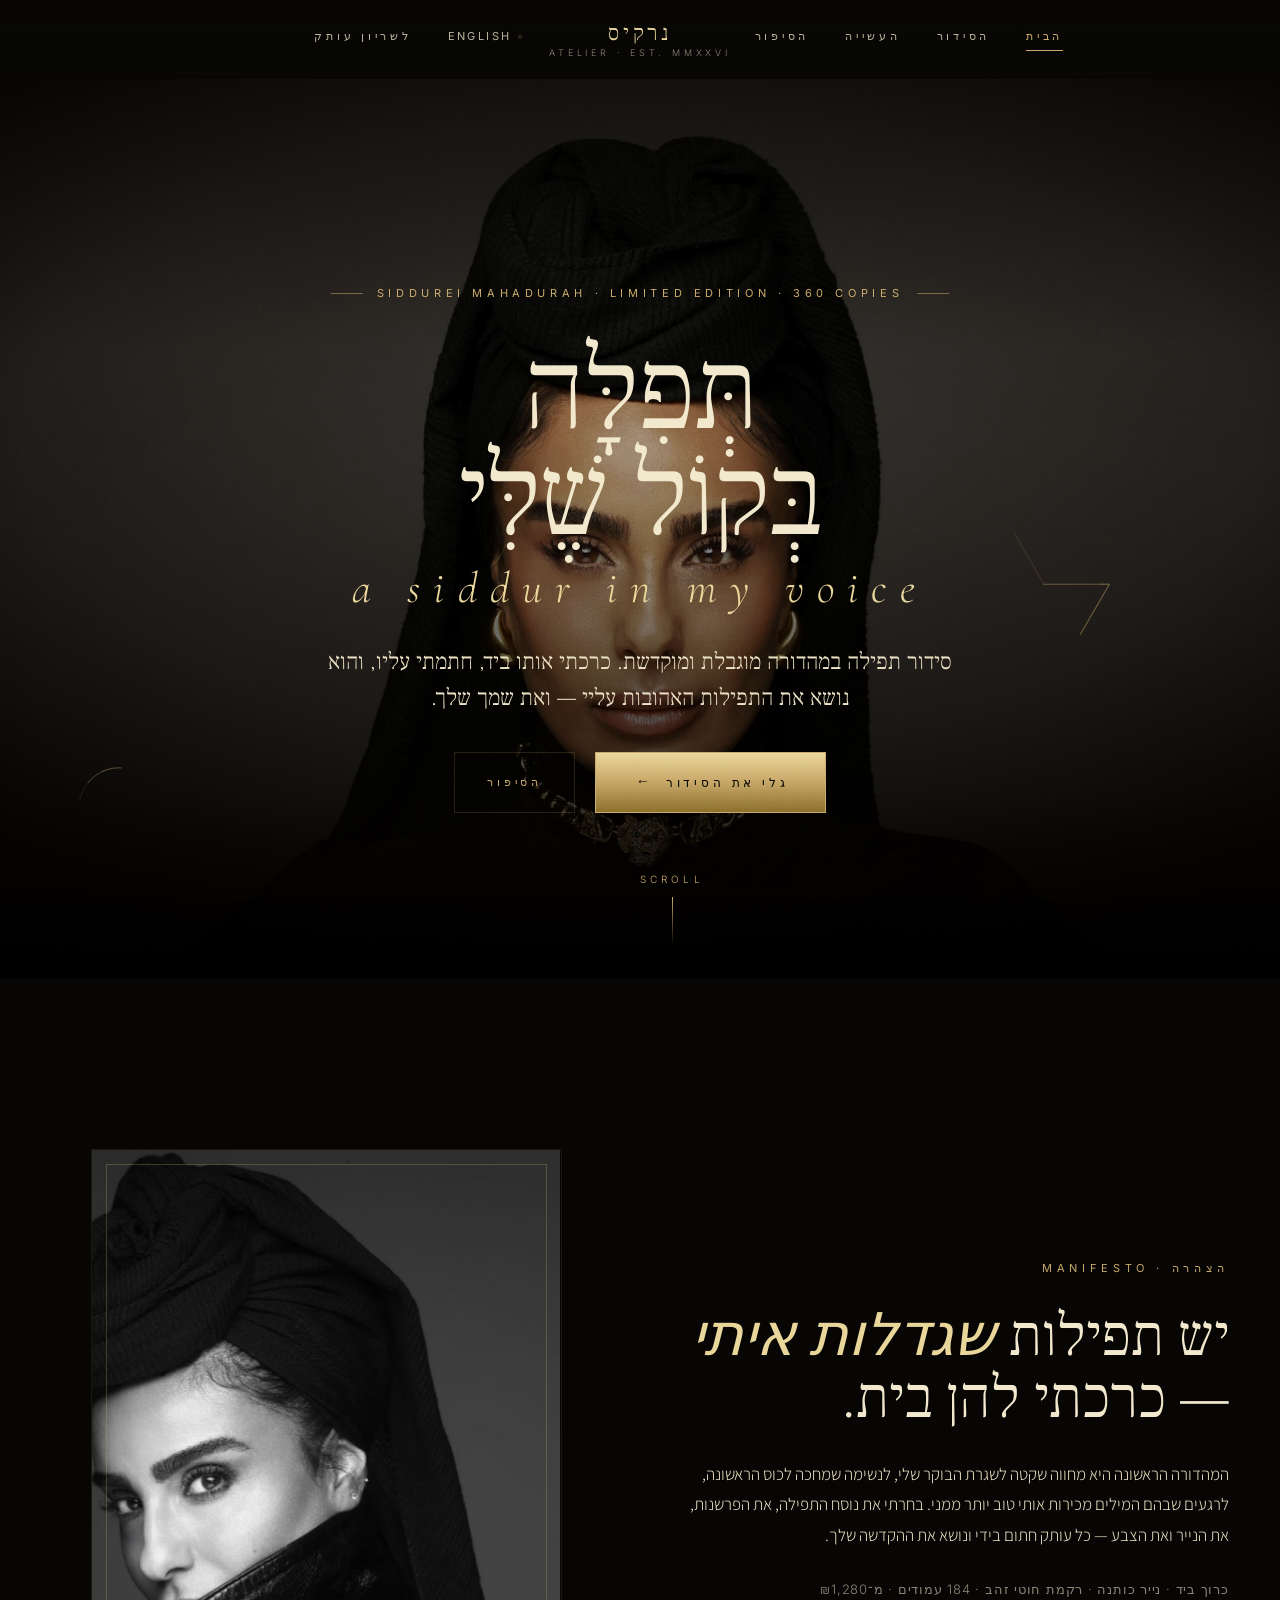
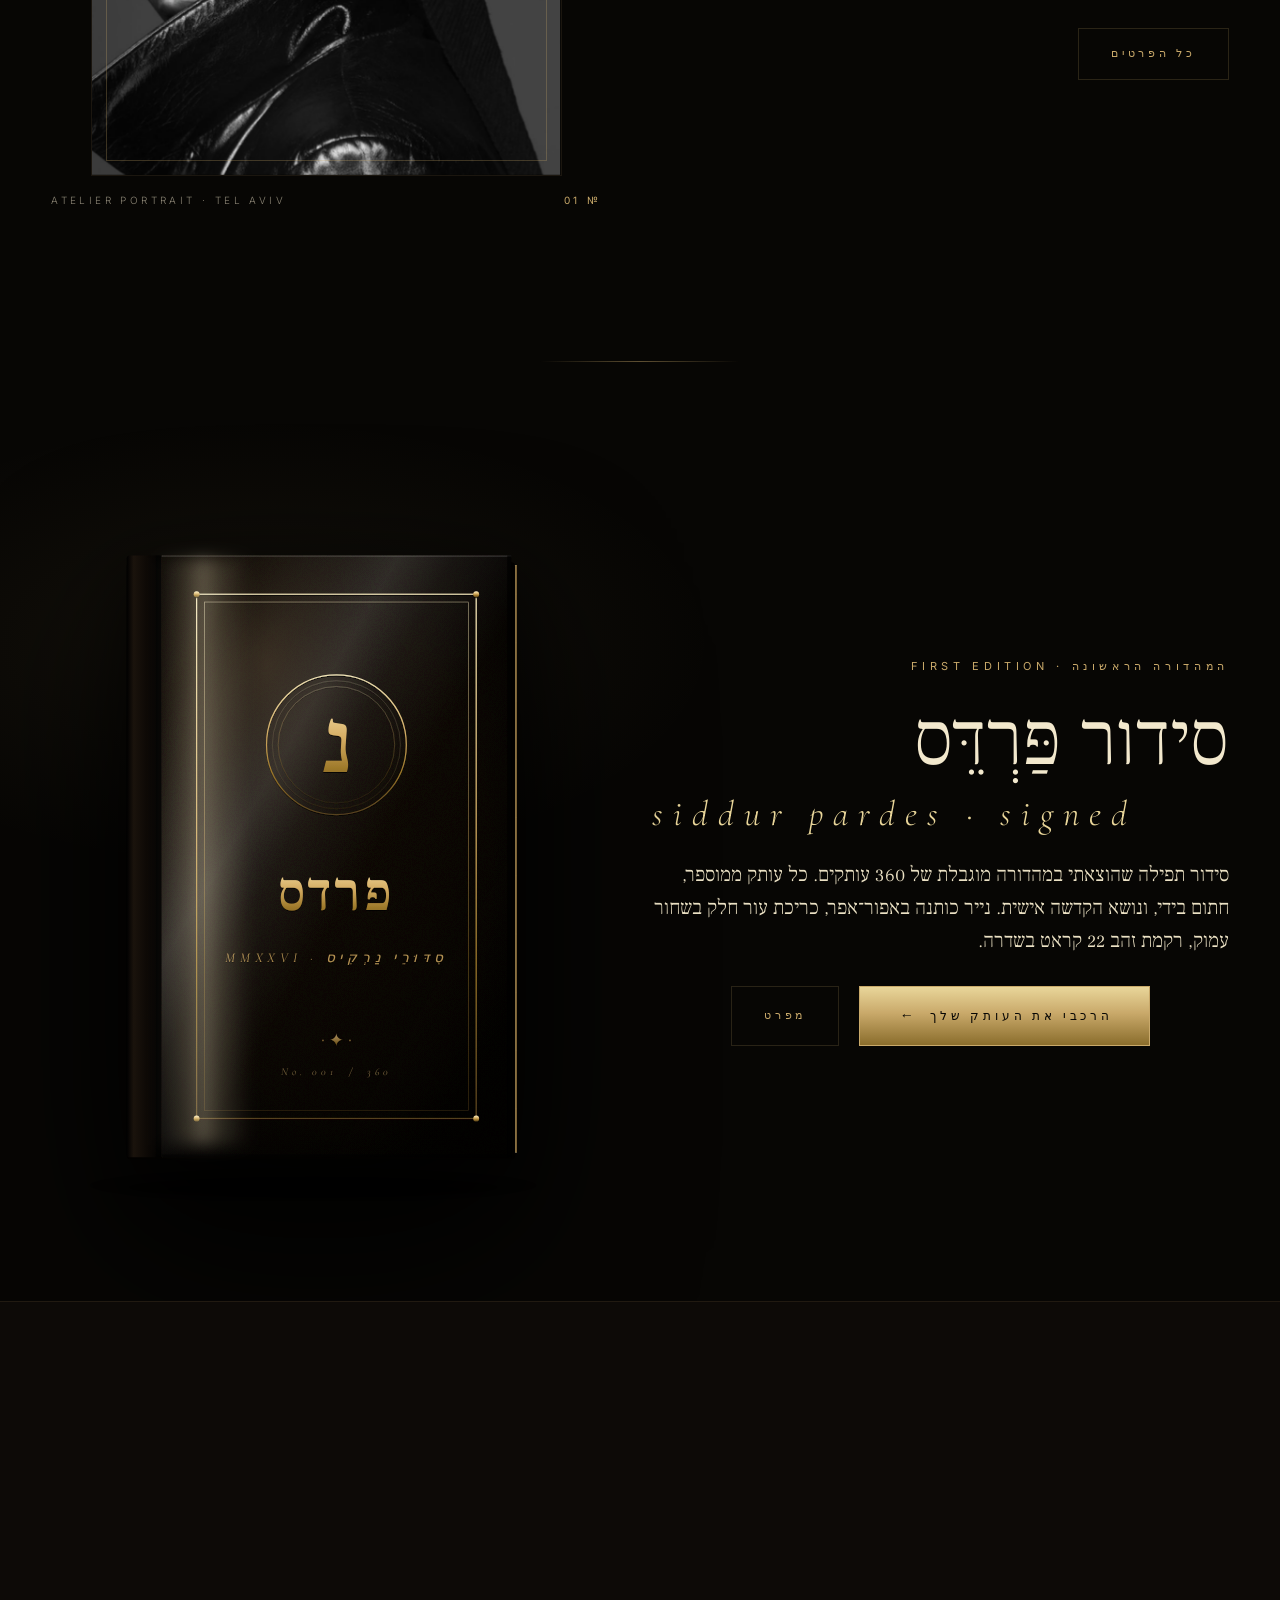
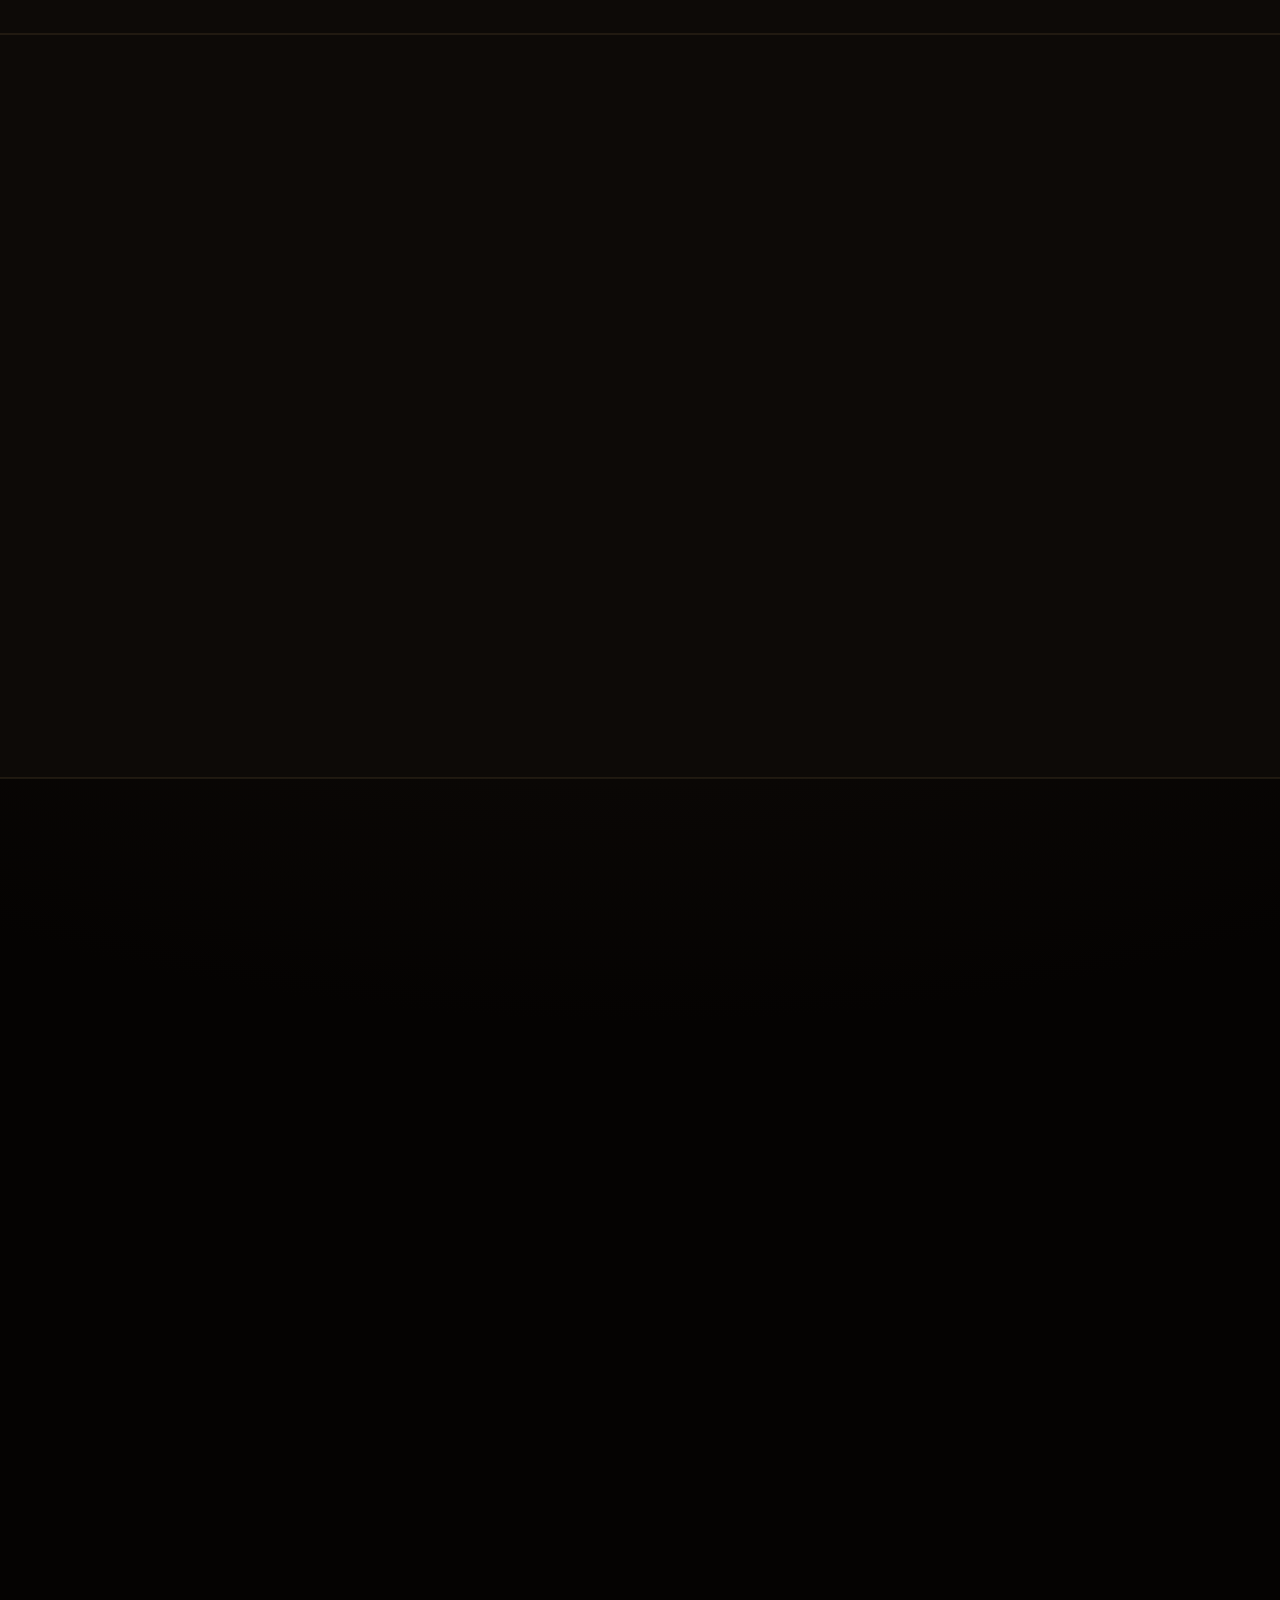
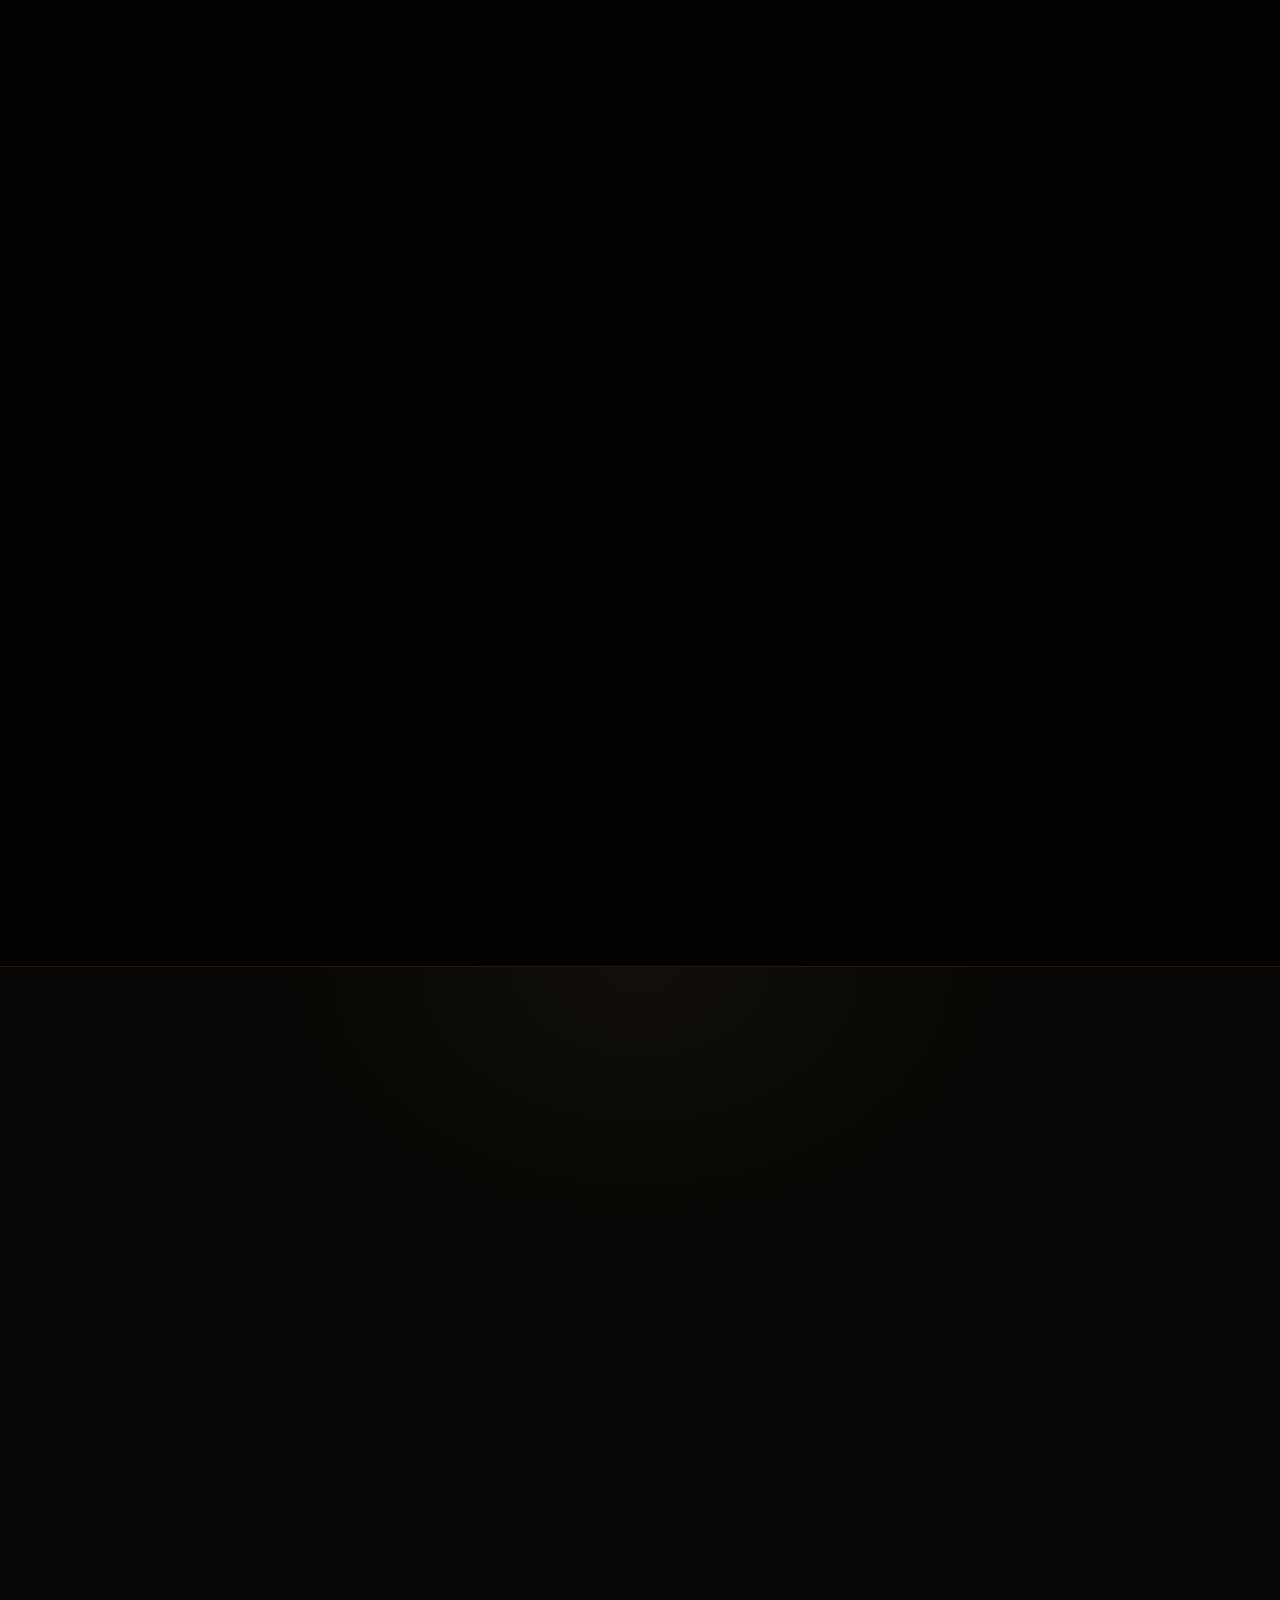
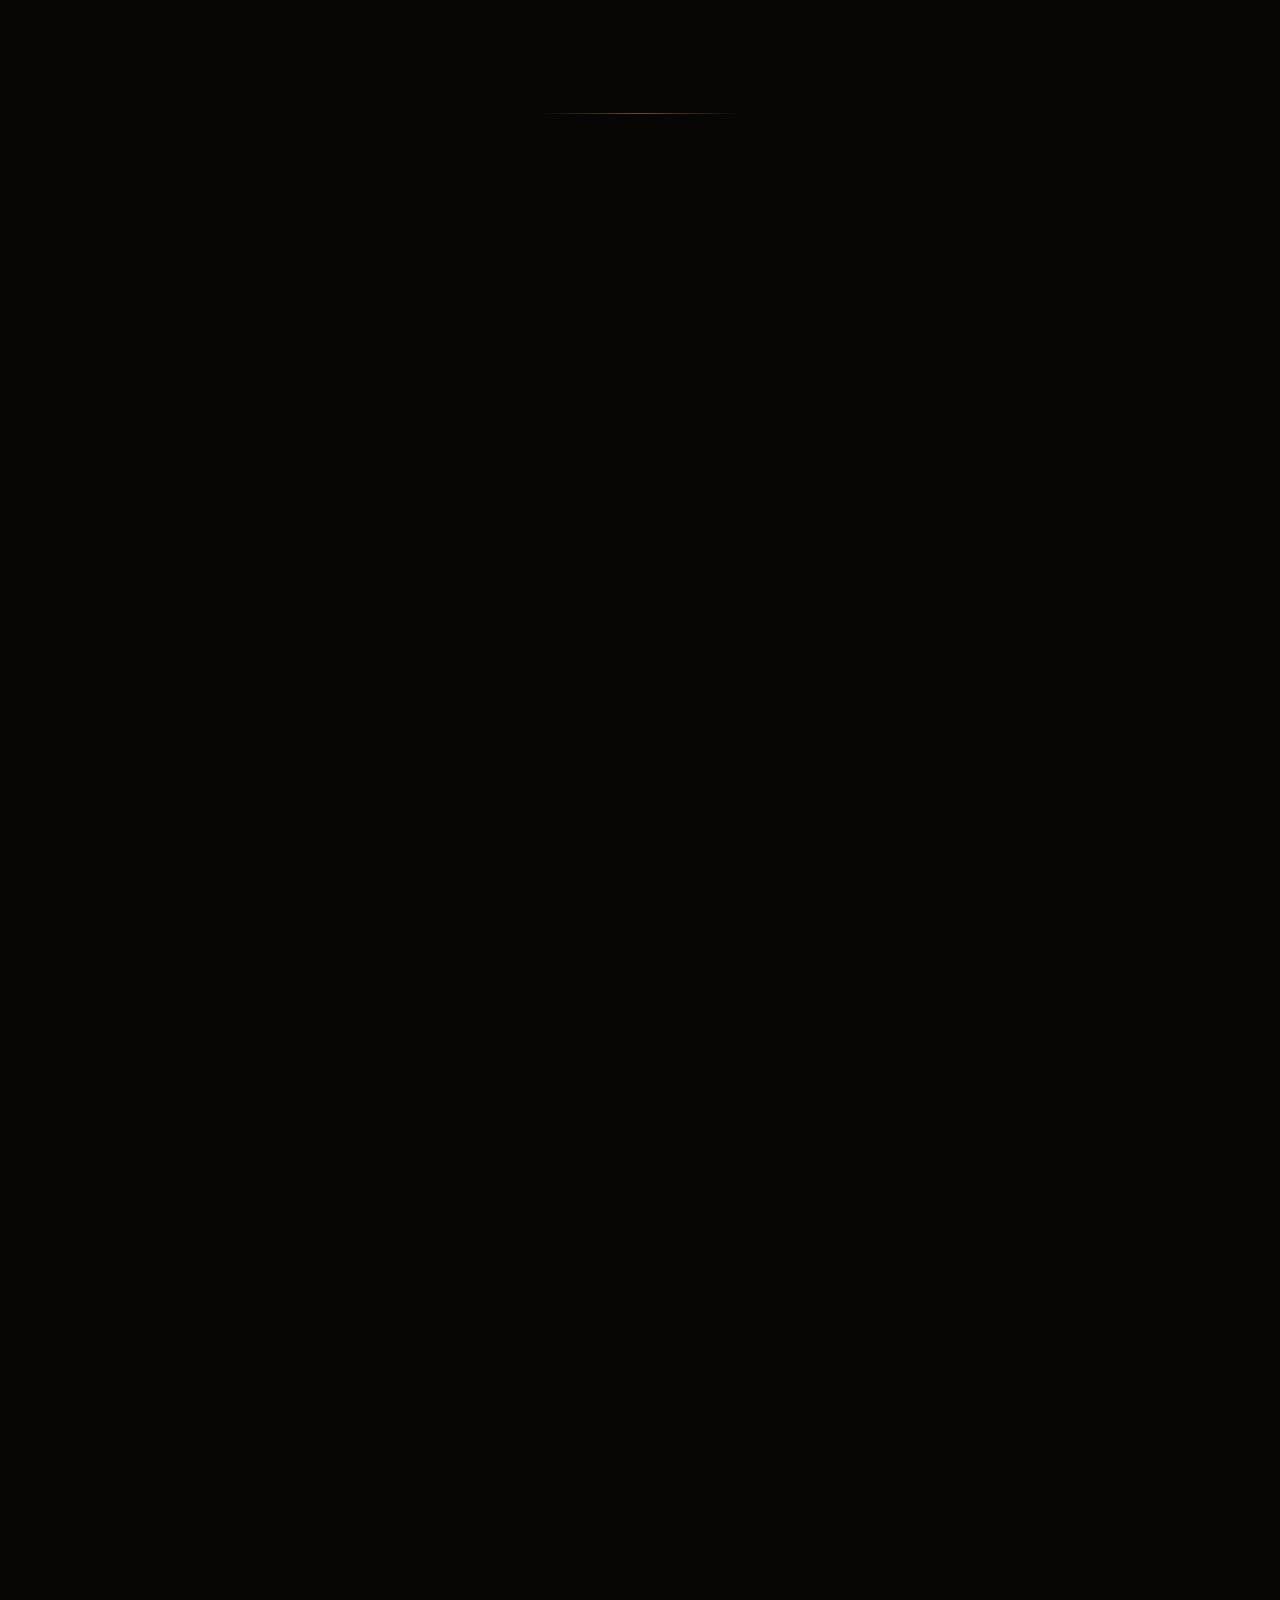
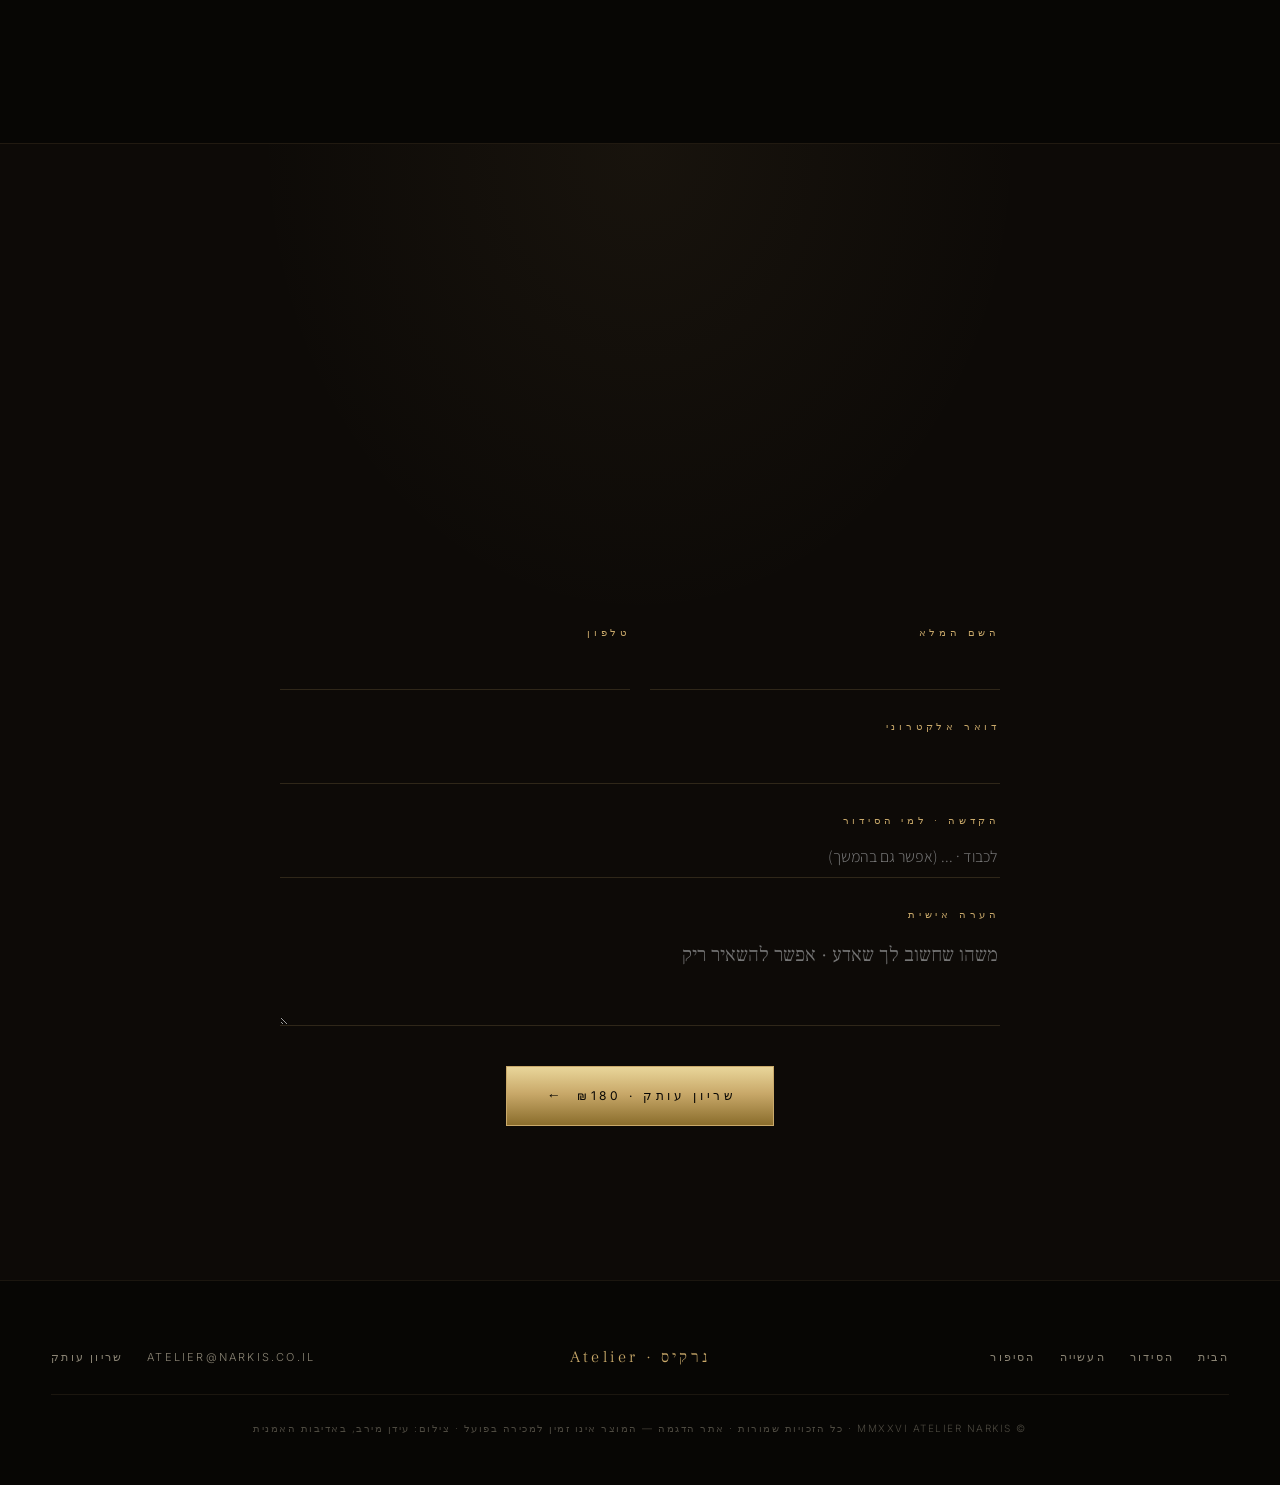
<file: index.html>
<!doctype html>
<html lang="he" dir="rtl">
<head>
  <meta charset="utf-8" />
  <meta name="viewport" content="width=device-width, initial-scale=1" />
  <title>נרקיס · סידורי מהדורה · Atelier Narkis</title>
  <meta name="description" content="סידור תפילה במהדורה מוגבלת שכרכתי, חתמתי והקדשתי בידיי. A limited-edition siddur I hand-bound, signed and dedicated myself." />
  <meta property="og:title" content="Atelier Narkis · סידור פרדס · Siddur Pardes" />
  <meta property="og:description" content="סידור תפילה במהדורה מוגבלת של 360 עותקים. 360-copy limited edition. Signed by hand." />
  <link rel="preconnect" href="https://fonts.googleapis.com" />
  <link rel="preconnect" href="https://fonts.gstatic.com" crossorigin />
  <link rel="stylesheet" href="https://fonts.googleapis.com/css2?family=Frank+Ruhl+Libre:wght@300;400;500&family=Assistant:wght@300;400;500&family=Cormorant+Garamond:ital,wght@0,300;0,400;0,500;1,300;1,400&family=Inter:wght@300;400;500&display=swap" />
  <link rel="stylesheet" href="styles.css" />
  <style>
    html { scroll-behavior: smooth; }
    section[id] { scroll-margin-top: 88px; }
    .chapter-divider {
      height: 1px;
      margin: 0 auto;
      max-width: 200px;
      background: linear-gradient(90deg, transparent, rgba(201,169,106,.45), transparent);
    }

    /* ============ LANGUAGE TOGGLE ============ */
    html[lang="he"] .t-en { display: none !important; }
    html[lang="en"] .t-he { display: none !important; }
    html[lang="he"] i.t-en, html[lang="he"] span.t-en, html[lang="he"] em.t-en, html[lang="he"] small.t-en { display: none !important; }
    html[lang="en"] i.t-he, html[lang="en"] span.t-he, html[lang="en"] em.t-he, html[lang="en"] small.t-he { display: none !important; }

    html[lang="en"] body { font-family: "Inter", system-ui, -apple-system, sans-serif; }
    html[lang="en"] h1, html[lang="en"] h2, html[lang="en"] .hero h1, html[lang="en"] .siddur-hero h1, html[lang="en"] .story-hero h1 {
      font-family: "Cormorant Garamond", Georgia, serif;
      font-weight: 300;
      letter-spacing: .01em;
    }
    html[lang="en"] .eyebrow, html[lang="en"] .eyebrow.solo { font-family: "Inter", sans-serif; letter-spacing: .28em; }
    html[lang="en"] .lede, html[lang="en"] p { font-family: "Inter", sans-serif; }
    html[lang="en"] .btn, html[lang="en"] .btn-ghost { font-family: "Inter", sans-serif; letter-spacing: .14em; }
    html[lang="en"] h1 em, html[lang="en"] h2 em {
      font-family: "Frank Ruhl Libre", serif;
      font-style: normal;
      direction: rtl;
      unicode-bidi: isolate;
    }
    html[lang="he"] h1 em, html[lang="he"] h2 em { direction: ltr; unicode-bidi: isolate; }
    html[lang="en"] .hero-content, html[lang="en"] .story-hero-content { text-align: left; }
    html[lang="en"] .hero-content em, html[lang="en"] .story-hero-content em { display: block; margin-top: 12px; }

    .lang-link {
      font-family: "Inter", sans-serif !important;
      font-size: 11px !important;
      letter-spacing: .22em !important;
      text-transform: uppercase;
      opacity: .7;
      transition: opacity .3s ease;
      white-space: nowrap;
    }
    .lang-link:hover { opacity: 1; }
    .lang-link::before { content: "◦ "; color: var(--gold, #c9a96a); opacity: .6; }

    /* SVG book wordmark — Hebrew needs explicit RTL */
    svg text.svg-he { direction: rtl; unicode-bidi: bidi-override; }

    /* =========================================================
       NEW SECTIONS — richer product experience
       ========================================================= */

    /* Gallery */
    .gallery {
      padding: clamp(80px, 12vw, 160px) 0;
      background: var(--ink);
    }
    .gallery-intro { text-align: center; display: grid; gap: 16px; margin-bottom: clamp(40px, 6vw, 80px); }
    .gallery-intro h2 {
      margin: 0;
      font-family: var(--font-he-display);
      font-weight: 300;
      font-size: clamp(40px, 5vw, 72px);
      line-height: 1.05;
      color: var(--cream);
    }
    .gallery-intro h2 em {
      font-family: var(--font-lt-display);
      font-style: italic;
      color: var(--gold-bright);
    }
    .gallery-intro p {
      max-width: 620px; margin: 0 auto;
      color: var(--paper); font-size: 16px; line-height: 1.8;
    }
    .gallery-grid {
      display: grid;
      grid-template-columns: repeat(12, 1fr);
      gap: clamp(16px, 2vw, 24px);
    }
    .gal-item { position: relative; overflow: hidden; border: 1px solid var(--hair-soft); }
    .gal-item img { width: 100%; height: 100%; object-fit: cover; transition: transform 2s var(--ease); }
    .gal-item:hover img { transform: scale(1.04); }
    .gal-item::before { content: ""; position: absolute; inset: 10px; border: 1px solid var(--gold); opacity: .22; z-index: 2; pointer-events: none; }
    .gal-item .tag {
      position: absolute;
      bottom: 16px; right: 16px;
      z-index: 3;
      font-family: var(--font-lt-body);
      font-size: 10px;
      letter-spacing: .34em;
      text-transform: uppercase;
      color: var(--gold-bright);
      padding: 6px 12px;
      background: rgba(7,6,4,.65);
      backdrop-filter: blur(4px);
      -webkit-backdrop-filter: blur(4px);
      border: 1px solid rgba(201,169,106,.3);
    }
    .gal-item.tall { grid-column: span 4; aspect-ratio: 3/4; }
    .gal-item.wide { grid-column: span 8; aspect-ratio: 6/4; }
    .gal-item.square { grid-column: span 4; aspect-ratio: 1/1; }

    /* Inside spread — SVG mockup of siddur open */
    .spread {
      padding: clamp(80px, 12vw, 160px) 0;
      background: var(--obsidian);
      border-block: 1px solid var(--hair-soft);
    }
    .spread-grid {
      display: grid;
      grid-template-columns: 1fr 1.4fr;
      gap: clamp(40px, 6vw, 100px);
      align-items: center;
    }
    .spread-text { display: grid; gap: 24px; max-width: 520px; }
    .spread-text h2 {
      margin: 0;
      font-family: var(--font-he-display);
      font-weight: 300;
      font-size: clamp(36px, 4.4vw, 60px);
      line-height: 1.1;
      color: var(--cream);
    }
    .spread-text h2 em { font-family: var(--font-lt-display); font-style: italic; color: var(--gold-bright); }
    .spread-mount {
      position: relative;
      aspect-ratio: 3/2;
      width: 100%;
      filter: drop-shadow(0 40px 60px rgba(0,0,0,.7));
    }
    .spread-mount svg { width: 100%; height: 100%; }

    /* Process — how it's made */
    .process {
      padding: clamp(80px, 12vw, 160px) 0;
      background: var(--ink);
      position: relative;
    }
    .process::before {
      content: ""; position: absolute; inset: 0;
      background: radial-gradient(ellipse 50% 60% at 50% 0%, rgba(201,169,106,.06) 0%, transparent 60%);
      pointer-events: none;
    }
    .process-head { text-align: center; display: grid; gap: 16px; margin-bottom: clamp(50px, 7vw, 90px); position: relative; z-index: 2; }
    .process-head h2 {
      margin: 0;
      font-family: var(--font-he-display);
      font-weight: 300;
      font-size: clamp(40px, 5vw, 72px);
      line-height: 1.05;
      color: var(--cream);
    }
    .process-head h2 em { font-family: var(--font-lt-display); font-style: italic; color: var(--gold-bright); }
    .process-head p { max-width: 620px; margin: 0 auto; color: var(--paper); font-size: 16px; line-height: 1.8; }
    .process-steps {
      display: grid;
      grid-template-columns: repeat(5, 1fr);
      gap: clamp(20px, 3vw, 40px);
      position: relative;
      z-index: 2;
    }
    .step { display: grid; gap: 16px; position: relative; padding-top: 64px; }
    .step::before {
      content: attr(data-num);
      position: absolute;
      top: 0; inset-inline-start: 0;
      font-family: var(--font-lt-display);
      font-style: italic;
      font-weight: 300;
      font-size: 48px;
      color: var(--gold);
      line-height: 1;
      opacity: .9;
    }
    .step::after {
      content: "";
      position: absolute;
      top: 22px;
      inset-inline-start: 52px;
      right: 0;
      height: 1px;
      background: linear-gradient(90deg, var(--gold) 0%, transparent 100%);
      opacity: .35;
    }
    html[dir="rtl"] .step::after { background: linear-gradient(270deg, var(--gold) 0%, transparent 100%); }
    .step h3 {
      margin: 0;
      font-family: var(--font-he-display);
      font-weight: 400;
      font-size: 20px;
      line-height: 1.3;
      color: var(--gold-bright);
    }
    .step p {
      margin: 0;
      font-family: var(--font-lt-body);
      font-size: 13px;
      line-height: 1.75;
      color: var(--muted);
    }

    /* Included in box */
    .included {
      padding: clamp(80px, 12vw, 160px) 0;
      background: var(--obsidian);
      border-block: 1px solid var(--hair-soft);
    }
    .included-grid {
      display: grid;
      grid-template-columns: 1.1fr 1fr;
      gap: clamp(40px, 6vw, 100px);
      align-items: center;
    }
    .included-text { display: grid; gap: 22px; max-width: 520px; }
    .included-text h2 {
      margin: 0;
      font-family: var(--font-he-display);
      font-weight: 300;
      font-size: clamp(36px, 4.4vw, 60px);
      line-height: 1.1;
      color: var(--cream);
    }
    .included-text h2 em { font-family: var(--font-lt-display); font-style: italic; color: var(--gold-bright); }
    .included-list { display: grid; gap: 18px; margin: 0; padding: 0; list-style: none; }
    .included-list li {
      display: grid;
      grid-template-columns: auto 1fr;
      gap: 18px;
      padding-block: 14px;
      border-top: 1px solid var(--hair-soft);
      align-items: start;
    }
    .included-list li:last-child { border-bottom: 1px solid var(--hair-soft); }
    .included-list .mark {
      font-family: var(--font-lt-display);
      font-style: italic;
      font-size: 22px;
      line-height: 1.4;
      color: var(--gold);
      opacity: .9;
    }
    .included-list .label {
      font-family: var(--font-he-display);
      font-weight: 400;
      font-size: 18px;
      line-height: 1.4;
      color: var(--cream);
      display: block;
      margin-bottom: 4px;
    }
    .included-list .hint {
      font-family: var(--font-lt-body);
      font-size: 12px;
      line-height: 1.7;
      color: var(--muted);
    }

    /* Testimonials */
    .quotes {
      padding: clamp(80px, 12vw, 160px) 0;
      background: var(--ink);
    }
    .quotes-grid {
      display: grid;
      grid-template-columns: 1fr 1fr 1fr;
      gap: clamp(24px, 3vw, 48px);
    }
    .q-card {
      padding: clamp(28px, 3.5vw, 48px);
      border: 1px solid var(--hair-soft);
      background: linear-gradient(180deg, rgba(26,21,14,.5) 0%, rgba(15,12,8,.3) 100%);
      display: grid;
      gap: 22px;
      position: relative;
    }
    .q-card::before {
      content: "״";
      position: absolute;
      top: -8px;
      inset-inline-start: 18px;
      font-family: var(--font-he-display);
      font-size: 72px;
      line-height: 1;
      color: var(--gold);
      opacity: .28;
    }
    html[lang="en"] .q-card::before { content: "\201C"; }
    .q-card blockquote {
      margin: 0;
      font-family: var(--font-he-display);
      font-weight: 300;
      font-size: 18px;
      line-height: 1.7;
      color: var(--paper);
      font-style: italic;
    }
    .q-card cite {
      font-style: normal;
      font-family: var(--font-lt-body);
      font-size: 10px;
      letter-spacing: .32em;
      text-transform: uppercase;
      color: var(--gold);
      display: grid;
      gap: 4px;
    }
    .q-card cite span { color: var(--muted); letter-spacing: .2em; text-transform: none; font-size: 11px; }

    /* Press strip */
    .press {
      padding: 50px 0;
      background: var(--obsidian);
      border-block: 1px solid var(--hair-soft);
    }
    .press-inner {
      display: flex;
      justify-content: space-between;
      align-items: center;
      gap: 40px;
      flex-wrap: wrap;
      opacity: .72;
    }
    .press-label {
      font-family: var(--font-lt-body);
      font-size: 10px;
      letter-spacing: .4em;
      text-transform: uppercase;
      color: var(--gold);
      flex-shrink: 0;
    }
    .press-logo {
      font-family: var(--font-lt-display);
      font-style: italic;
      font-size: 22px;
      color: var(--cream);
      letter-spacing: .04em;
      opacity: .7;
      transition: opacity .3s ease;
    }
    .press-logo.small-caps { font-family: var(--font-lt-body); font-style: normal; font-size: 14px; letter-spacing: .4em; text-transform: uppercase; font-weight: 400; }
    .press-logo:hover { opacity: 1; color: var(--gold-bright); }

    /* FAQ accordion */
    .faq {
      padding: clamp(80px, 12vw, 160px) 0;
      background: var(--ink);
    }
    .faq-head { text-align: center; margin-bottom: clamp(40px, 6vw, 80px); display: grid; gap: 16px; }
    .faq-head h2 {
      margin: 0;
      font-family: var(--font-he-display);
      font-weight: 300;
      font-size: clamp(40px, 5vw, 72px);
      line-height: 1.05;
      color: var(--cream);
    }
    .faq-head h2 em { font-family: var(--font-lt-display); font-style: italic; color: var(--gold-bright); }
    .faq-list { max-width: 860px; margin: 0 auto; }
    .faq-item {
      border-top: 1px solid var(--hair-soft);
    }
    .faq-item:last-child { border-bottom: 1px solid var(--hair-soft); }
    .faq-item summary {
      padding: 24px 2px;
      cursor: pointer;
      list-style: none;
      display: grid;
      grid-template-columns: 1fr auto;
      gap: 24px;
      align-items: center;
      font-family: var(--font-he-display);
      font-weight: 400;
      font-size: 19px;
      line-height: 1.4;
      color: var(--cream);
      transition: color .3s ease;
    }
    .faq-item summary::-webkit-details-marker { display: none; }
    .faq-item summary:hover { color: var(--gold-bright); }
    .faq-item summary::after {
      content: "+";
      font-family: var(--font-lt-display);
      font-size: 28px;
      color: var(--gold);
      line-height: 1;
      transition: transform .3s ease;
    }
    .faq-item[open] summary::after { transform: rotate(45deg); }
    .faq-item .faq-body {
      padding: 0 2px 24px;
      font-size: 15px;
      line-height: 1.8;
      color: var(--paper);
      max-width: 680px;
    }

    /* Ornament */
    .ornament-row {
      display: flex; justify-content: center;
      margin: 40px auto;
      color: var(--gold);
      opacity: .55;
      font-size: 14px;
      letter-spacing: .6em;
    }

    /* Gallery / process responsive */
    @media (max-width: 1000px) {
      .gal-item.tall, .gal-item.wide, .gal-item.square { grid-column: span 12; aspect-ratio: 4/3; }
      .spread-grid, .included-grid { grid-template-columns: 1fr; }
      .process-steps { grid-template-columns: 1fr 1fr; }
      .quotes-grid { grid-template-columns: 1fr; }
      .press-inner { justify-content: center; }
    }
    @media (max-width: 560px) {
      .process-steps { grid-template-columns: 1fr; }
    }

    /* ================ MODULAR CONFIGURATOR ================ */
    .config {
      padding: clamp(80px, 10vw, 140px) 0;
      background:
        radial-gradient(1200px 600px at 50% -20%, #17130c 0%, #0a0705 60%, #050302 100%);
      border-top: 1px solid rgba(201, 169, 106, .12);
      border-bottom: 1px solid rgba(201, 169, 106, .12);
    }
    .config-head {
      text-align: center;
      max-width: 780px;
      margin: 0 auto clamp(40px, 5vw, 72px);
    }
    .config-head h2 {
      font-family: var(--font-he-display);
      font-size: clamp(40px, 5.6vw, 72px);
      line-height: 1.06;
      color: var(--paper);
      margin: 18px 0 20px;
      font-weight: 400;
    }
    html[lang="en"] .config-head h2 {
      font-family: var(--font-lt-display);
      font-style: italic;
    }
    .config-head h2 em {
      font-style: italic;
      color: var(--gold-bright);
      font-weight: 400;
    }
    .config-head p {
      color: var(--muted);
      font-size: 16px;
      line-height: 1.7;
      max-width: 620px;
      margin: 0 auto;
    }

    /* tier cards */
    .tier-grid {
      display: grid;
      grid-template-columns: repeat(3, 1fr);
      gap: 22px;
      max-width: 1180px;
      margin: 0 auto;
    }
    .tier {
      position: relative;
      cursor: pointer;
      display: block;
    }
    .tier input[type="radio"] {
      position: absolute;
      opacity: 0;
      pointer-events: none;
    }
    .tier-inner {
      display: flex;
      flex-direction: column;
      gap: 18px;
      background: linear-gradient(180deg, #0f0b07 0%, #070503 100%);
      border: 1px solid rgba(201, 169, 106, .18);
      border-radius: 4px;
      padding: 36px 28px 32px;
      height: 100%;
      transition: all .3s cubic-bezier(.2,.7,.2,1);
      position: relative;
      overflow: hidden;
    }
    .tier-inner::before {
      content: '';
      position: absolute; top: 0; left: 0; right: 0; height: 2px;
      background: linear-gradient(90deg, transparent 0%, rgba(201,169,106,.35) 50%, transparent 100%);
      opacity: 0;
      transition: opacity .3s;
    }
    .tier:hover .tier-inner {
      border-color: rgba(201, 169, 106, .35);
      transform: translateY(-2px);
    }
    .tier input:checked ~ .tier-inner {
      border-color: var(--gold);
      box-shadow:
        0 0 0 1px rgba(201, 169, 106, .3),
        0 20px 60px -20px rgba(201, 169, 106, .25);
      background: linear-gradient(180deg, #1a1309 0%, #0a0705 100%);
    }
    .tier input:checked ~ .tier-inner::before { opacity: 1; }
    .tier.featured .tier-inner {
      border-color: rgba(201, 169, 106, .28);
    }
    .tier-badge {
      position: absolute;
      top: 14px;
      inset-inline-end: 14px;
      font-family: var(--font-lt-body);
      font-size: 10px;
      letter-spacing: .25em;
      text-transform: uppercase;
      color: var(--bg);
      background: var(--gold-bright);
      padding: 5px 10px;
      border-radius: 2px;
    }
    .tier-top { display: flex; flex-direction: column; gap: 4px; }
    .tier-name {
      font-family: var(--font-he-display);
      font-size: 34px;
      line-height: 1;
      color: var(--paper);
      font-weight: 500;
    }
    .tier-name.t-en,
    html[lang="en"] .tier-name {
      font-family: var(--font-lt-display);
      font-style: italic;
      font-weight: 500;
    }
    .tier-kicker {
      font-family: var(--font-lt-body);
      font-size: 12px;
      letter-spacing: .22em;
      text-transform: uppercase;
      color: var(--muted);
    }
    .tier-price {
      font-family: var(--font-lt-display);
      font-size: 48px;
      line-height: 1;
      color: var(--gold-bright);
      font-weight: 400;
      letter-spacing: -.01em;
      padding: 4px 0 8px;
      border-bottom: 1px solid rgba(201, 169, 106, .16);
    }
    .tier-price .cur {
      font-size: 26px;
      color: var(--gold);
      margin-inline-end: 4px;
      vertical-align: 8px;
    }
    .tier-list {
      list-style: none;
      padding: 0; margin: 0;
      display: flex;
      flex-direction: column;
      gap: 12px;
      font-family: var(--font-lt-body);
      font-size: 14px;
      line-height: 1.5;
      color: var(--paper);
    }
    .tier-list li {
      padding-inline-start: 20px;
      position: relative;
    }
    .tier-list li::before {
      content: '·';
      color: var(--gold);
      position: absolute;
      inset-inline-start: 4px;
      top: -2px;
      font-size: 18px;
      line-height: 1;
    }

    /* add-ons */
    .addons {
      max-width: 1180px;
      margin: clamp(60px, 8vw, 100px) auto 0;
    }
    .addons-head {
      text-align: center;
      margin: 0 auto 44px;
      max-width: 680px;
    }
    .addons-head h3 {
      font-family: var(--font-he-display);
      font-size: clamp(28px, 3.6vw, 44px);
      color: var(--paper);
      margin: 14px 0 0;
      font-weight: 400;
    }
    html[lang="en"] .addons-head h3 {
      font-family: var(--font-lt-display);
      font-style: italic;
    }
    .addons-grid {
      display: grid;
      grid-template-columns: repeat(3, 1fr);
      gap: 14px;
    }
    .addon {
      position: relative;
      cursor: pointer;
      display: block;
    }
    .addon input[type="checkbox"] {
      position: absolute;
      opacity: 0;
      pointer-events: none;
    }
    .addon-body {
      display: flex;
      flex-direction: column;
      gap: 6px;
      background: rgba(255, 255, 255, .02);
      border: 1px solid rgba(201, 169, 106, .14);
      border-radius: 3px;
      padding: 20px 22px;
      transition: all .25s ease;
      height: 100%;
      position: relative;
    }
    .addon-body::after {
      content: '';
      position: absolute;
      top: 18px;
      inset-inline-end: 18px;
      width: 16px;
      height: 16px;
      border: 1px solid rgba(201, 169, 106, .4);
      border-radius: 2px;
      background: transparent;
      transition: all .2s ease;
    }
    .addon:hover .addon-body {
      border-color: rgba(201, 169, 106, .3);
      background: rgba(201, 169, 106, .04);
    }
    .addon input:checked ~ .addon-body {
      border-color: var(--gold);
      background: rgba(201, 169, 106, .08);
    }
    .addon input:checked ~ .addon-body::after {
      background: var(--gold-bright);
      border-color: var(--gold-bright);
      box-shadow: inset 0 0 0 3px #0a0705;
    }
    .addon-name {
      font-family: var(--font-he-display);
      font-size: 17px;
      color: var(--paper);
      padding-inline-end: 28px;
      line-height: 1.3;
    }
    html[lang="en"] .addon-name,
    .addon-name.t-en {
      font-family: var(--font-lt-body);
      font-weight: 500;
    }
    .addon-hint {
      font-family: var(--font-lt-body);
      font-size: 12.5px;
      color: var(--muted);
      line-height: 1.55;
      padding-inline-end: 28px;
    }
    .addon-add {
      font-family: var(--font-lt-body);
      font-size: 13px;
      letter-spacing: .1em;
      color: var(--gold-bright);
      margin-top: 6px;
      font-weight: 500;
    }

    /* total bar */
    .config-total {
      max-width: 1180px;
      margin: clamp(48px, 6vw, 72px) auto 0;
      background: linear-gradient(180deg, rgba(201, 169, 106, .08) 0%, transparent 100%);
      border: 1px solid rgba(201, 169, 106, .24);
      border-radius: 4px;
      padding: 22px 28px;
      position: sticky;
      bottom: 16px;
      backdrop-filter: blur(12px);
      -webkit-backdrop-filter: blur(12px);
      z-index: 4;
    }
    .total-inner {
      display: flex;
      justify-content: space-between;
      align-items: center;
      gap: 24px;
      flex-wrap: wrap;
    }
    .total-left { display: flex; flex-direction: column; gap: 4px; }
    .total-label {
      font-family: var(--font-lt-body);
      font-size: 11px;
      letter-spacing: .3em;
      text-transform: uppercase;
      color: var(--muted);
    }
    .total-meta {
      font-family: var(--font-lt-body);
      font-size: 13px;
      color: var(--paper);
      opacity: .82;
    }
    .total-right {
      display: flex;
      align-items: center;
      gap: 24px;
    }
    .total-sum {
      font-family: var(--font-lt-display);
      font-size: clamp(32px, 4vw, 44px);
      line-height: 1;
      color: var(--gold-bright);
      font-weight: 400;
    }
    .total-sum .cur {
      font-size: 22px;
      color: var(--gold);
      margin-inline-end: 4px;
      vertical-align: 6px;
    }
    .total-btn {
      font-size: 13px !important;
      padding: 14px 22px !important;
    }

    @media (max-width: 900px) {
      .tier-grid { grid-template-columns: 1fr; max-width: 560px; }
      .addons-grid { grid-template-columns: 1fr 1fr; }
    }
    @media (max-width: 560px) {
      .addons-grid { grid-template-columns: 1fr; }
      .total-inner { flex-direction: column; align-items: stretch; }
      .total-right { justify-content: space-between; }
      .config-total { position: static; }
    }

    /* ================ MOTION / ANIMATIONS ================ */
    @media (prefers-reduced-motion: reduce) {
      .hero-bg, .book-mount, .book-mount svg text,
      .hero h1 .line, .hero-actions, .hero .lede, .hero .eyebrow,
      .hero-scroll, .photo-frame img, .btn::before,
      .chapter-divider::before, .book-mount::after,
      .tier-grid .tier-inner, .addon {
        animation: none !important;
        transition: none !important;
      }
    }

    /* Hero: Ken Burns via background-size/position (leaves transform for parallax) */
    @keyframes kenburns {
      0%   { background-size: 115%; background-position: 50% 20%; }
      50%  { background-size: 130%; background-position: 46% 30%; }
      100% { background-size: 115%; background-position: 50% 20%; }
    }
    .hero-bg {
      background-size: 115% !important;
      background-position: 50% 20% !important;
      background-repeat: no-repeat !important;   /* prevent mobile 3× tiling */
      animation: kenburns 42s ease-in-out infinite;
      transform: translate3d(0, var(--hero-py, 0px), 0);
      transition: transform .18s linear;
      will-change: transform, background-position;
    }
    /* On mobile the container is portrait-tall; using `cover` locks the
       image to fully cover the viewport. We then Ken-Burns purely via
       background-position (NOT size) so the image NEVER resizes during
       animation. Also: no parallax transform on mobile — just a static
       image with slow position drift. This eliminates the "image
       suddenly shrinking on scroll" bug on iOS. */
    @media (max-width: 768px), (pointer: coarse) {
      .hero-bg {
        background-size: cover !important;
        background-position: 50% 18% !important;
        /* Disable parallax translate on mobile — iOS URL-bar changes
           + translate caused visible jumps. */
        transform: none !important;
        animation: kenburns-mobile 46s ease-in-out infinite;
        will-change: background-position;
      }
      /* Mobile Ken-Burns: ONLY position drifts; size is constant cover.
         Image never rescales → no "shrinking" effect on scroll. */
      @keyframes kenburns-mobile {
        0%   { background-position: 50% 18%; }
        50%  { background-position: 46% 32%; }
        100% { background-position: 50% 18%; }
      }
    }

    /* Hero title: staggered per line */
    @keyframes titleRise {
      0%   { opacity: 0; transform: translateY(36px); filter: blur(8px); }
      60%  { opacity: 1; filter: blur(0); }
      100% { opacity: 1; transform: translateY(0); filter: blur(0); }
    }
    .hero h1 .line {
      display: block;
      opacity: 0;
      animation: titleRise 1.35s cubic-bezier(.22,.7,.24,1) forwards;
      will-change: transform, opacity, filter;
    }
    .hero h1 .line.l1 { animation-delay: .18s; }
    .hero h1 .line.l2 { animation-delay: .40s; }
    .hero h1 .line.l3 { animation-delay: .75s; }

    @keyframes fadeRise {
      0%   { opacity: 0; transform: translateY(18px); }
      100% { opacity: 1; transform: translateY(0); }
    }
    .hero .eyebrow {
      animation: fadeRise 1.1s cubic-bezier(.22,.7,.24,1) .05s both;
    }
    .hero .lede {
      animation: fadeRise 1.1s cubic-bezier(.22,.7,.24,1) 1.05s both;
    }
    .hero-actions {
      animation: fadeRise 1.1s cubic-bezier(.22,.7,.24,1) 1.25s both;
    }

    /* Scroll indicator pulse */
    @keyframes scrollPulse {
      0%, 100% { opacity: .55; transform: translate(-50%, 0); }
      50%      { opacity: 1;  transform: translate(-50%, -5px); }
    }
    .hero-scroll {
      animation: fadeRise .8s ease 1.6s both, scrollPulse 2.8s ease-in-out 2.4s infinite;
    }

    /* Book: gentle float */
    @keyframes floatBook {
      0%, 100% { transform: translateY(0) rotate(0deg); }
      25%      { transform: translateY(-4px) rotate(-.22deg); }
      50%      { transform: translateY(-10px) rotate(0deg); }
      75%      { transform: translateY(-4px) rotate(.22deg); }
    }
    .book-mount {
      position: relative;
      animation: floatBook 9s ease-in-out infinite;
      will-change: transform;
    }

    /* Gold text breathing glow */
    @keyframes goldBreath {
      0%, 100% { filter: drop-shadow(0 0 0 rgba(239,214,154,0)); opacity: .95; }
      50%      { filter: drop-shadow(0 0 10px rgba(239,214,154,.5)); opacity: 1; }
    }
    .book-mount svg text {
      animation: goldBreath 6.5s ease-in-out infinite;
    }
    .book-mount svg text:nth-of-type(2) { animation-delay: .5s; }
    .book-mount svg text:nth-of-type(3) { animation-delay: 1s; }

    /* Specular diagonal sheen sweep on the cover */
    @keyframes sheenSweep {
      0%   { transform: translateX(-140%) skewX(-18deg); opacity: 0; }
      12%  { opacity: .9; }
      45%  { opacity: .9; }
      62%  { transform: translateX(180%) skewX(-18deg); opacity: 0; }
      100% { transform: translateX(180%) skewX(-18deg); opacity: 0; }
    }
    .book-mount::after {
      content: '';
      position: absolute;
      top: 8%;
      left: 20%;
      width: 18%;
      height: 84%;
      pointer-events: none;
      background: linear-gradient(90deg,
        transparent 0%,
        rgba(255, 236, 190, .20) 40%,
        rgba(255, 240, 200, .36) 50%,
        rgba(255, 236, 190, .20) 60%,
        transparent 100%);
      filter: blur(8px);
      mix-blend-mode: screen;
      animation: sheenSweep 9s ease-in-out 1.2s infinite;
      z-index: 2;
      border-radius: 4px;
    }

    /* Button hover shine */
    .btn {
      position: relative;
      overflow: hidden;
      isolation: isolate;
    }
    .btn::before {
      content: '';
      position: absolute;
      top: 0; left: -120%;
      width: 55%; height: 100%;
      background: linear-gradient(110deg,
        transparent 0%,
        rgba(255, 240, 200, .25) 50%,
        transparent 100%);
      transition: left .75s cubic-bezier(.22,.7,.24,1);
      z-index: -1;
    }
    .btn:hover::before { left: 160%; }

    /* Tier cards: staggered entry when section visible */
    @keyframes tierIn {
      from { opacity: 0; transform: translateY(34px) scale(.97); }
      to   { opacity: 1; transform: translateY(0) scale(1); }
    }
    .tier-grid.visible .tier:nth-child(1) .tier-inner { animation: tierIn .95s cubic-bezier(.22,.7,.24,1) .05s both; }
    .tier-grid.visible .tier:nth-child(2) .tier-inner { animation: tierIn .95s cubic-bezier(.22,.7,.24,1) .18s both; }
    .tier-grid.visible .tier:nth-child(3) .tier-inner { animation: tierIn .95s cubic-bezier(.22,.7,.24,1) .32s both; }

    /* Addon cards: staggered */
    @keyframes addonIn {
      from { opacity: 0; transform: translateY(14px); }
      to   { opacity: 1; transform: translateY(0); }
    }
    .addons.visible .addon { animation: addonIn .75s cubic-bezier(.22,.7,.24,1) both; }
    .addons.visible .addon:nth-child(1) { animation-delay: .05s; }
    .addons.visible .addon:nth-child(2) { animation-delay: .10s; }
    .addons.visible .addon:nth-child(3) { animation-delay: .15s; }
    .addons.visible .addon:nth-child(4) { animation-delay: .22s; }
    .addons.visible .addon:nth-child(5) { animation-delay: .28s; }
    .addons.visible .addon:nth-child(6) { animation-delay: .34s; }
    .addons.visible .addon:nth-child(7) { animation-delay: .40s; }
    .addons.visible .addon:nth-child(8) { animation-delay: .46s; }
    .addons.visible .addon:nth-child(9) { animation-delay: .52s; }

    /* Photo-frame: soft zoom on hover */
    .photo-frame { overflow: hidden; }
    .photo-frame img {
      transition: transform 1.8s cubic-bezier(.22,.7,.24,1), filter .8s ease;
      will-change: transform;
    }
    .photo-frame:hover img {
      transform: scale(1.06);
      filter: brightness(1.05) saturate(1.05);
    }

    /* Chapter divider pulse */
    @keyframes dividerGlow {
      0%, 100% { opacity: .35; }
      50%      { opacity: .85; }
    }
    .chapter-divider::before {
      animation: dividerGlow 4.2s ease-in-out infinite;
    }

    /* Total bar glow when value changes (JS toggles .pulse) */
    @keyframes totalPulse {
      0%   { box-shadow: 0 0 0 rgba(201,169,106,0); }
      40%  { box-shadow: 0 0 28px rgba(201,169,106,.35); }
      100% { box-shadow: 0 0 0 rgba(201,169,106,0); }
    }
    .config-total.pulse {
      animation: totalPulse 1s ease-out;
    }

    /* Topbar subtle entry */
    @keyframes topbarIn {
      from { opacity: 0; transform: translateY(-12px); }
      to   { opacity: 1; transform: translateY(0); }
    }
    .topbar { animation: topbarIn 1s cubic-bezier(.22,.7,.24,1) both; }

    /* ============ AMBIENT BACKGROUND LAYER ============ */
    /* DESKTOP: fixed overlay above content, children use screen-blend.
       MOBILE : ambient is moved BEHIND content (z-index:0) with NO blend
                and NO position:fixed — because iOS Safari has two known
                compositing bugs that produce a full-black screen:
                (a) position:fixed + mix-blend-mode child
                (b) transform:translateZ(0) on a fixed parent of a large canvas
                Both are avoided on mobile by stacking ambient underneath. */
    #ambient-bg {
      position: fixed;
      inset: 0;
      width: 100%;
      height: 100%;
      pointer-events: none;
      z-index: 30;
      overflow: hidden;
      /* No transform / will-change — keeps ambient layer a clean
         fixed overlay with no compositing surprises on iOS. */
    }
    #thread-bg {
      position: absolute;
      inset: 0;
      width: 100%;
      height: 100%;
      opacity: .85;
      display: block;
      mix-blend-mode: screen;
      /* Promote canvas to its own GPU layer so iOS Safari doesn't
         downsample the fixed ambient layer's cache during long-page
         scrolling (that is the "pixelated" look). Keeps the canvas
         crisp at any scroll offset. */
      transform: translateZ(0);
      -webkit-transform: translateZ(0);
      will-change: transform;
      backface-visibility: hidden;
      -webkit-backface-visibility: hidden;
    }
    /* Desktop: ambient on top, content z=1 */
    body > *:not(#ambient-bg) { position: relative; z-index: 1; }
    .topbar { position: sticky; z-index: 50; }

    html, body { overflow-x: hidden; }
    body { background: var(--ink); min-height: 100vh; }

    /* ---------- MOBILE: full ambient, no iOS black-screen ----------
       iOS Safari compositing bug triggers on:
         position:fixed + mix-blend-mode:screen child + large canvas
       We keep #ambient-bg position:fixed, but REMOVE mix-blend-mode
       on mobile. Canvas has alpha:true so only drawn gold strokes
       are opaque; transparent pixels let the page show through.
    */
    @media (max-width: 768px), (pointer: coarse) {
      #ambient-bg {
        position: fixed;
        z-index: 30;
        transform: none;
        will-change: auto;
      }
      #thread-bg {
        display: block !important;
        mix-blend-mode: normal !important;   /* CRITICAL on iOS */
        opacity: .95;
      }
    }

    /* Honor reduced motion: still show threads, but dimmed */
    @media (prefers-reduced-motion: reduce) {
      #thread-bg { opacity: .4; }
    }
  </style>
</head>
<body>
  <div id="ambient-bg" aria-hidden="true">
    <canvas id="thread-bg"></canvas>
  </div>
  <header class="topbar">
    <nav class="nav-main right" aria-label="main">
      <a href="#home" data-nav="home" class="active">
        <span class="t-he">הבית</span>
        <span class="t-en">Home</span>
      </a>
      <a href="#siddur" data-nav="siddur">
        <span class="t-he">הסידור</span>
        <span class="t-en">The Siddur</span>
      </a>
      <a href="#process" data-nav="process">
        <span class="t-he">העשייה</span>
        <span class="t-en">The Making</span>
      </a>
      <a href="#story" data-nav="story">
        <span class="t-he">הסיפור</span>
        <span class="t-en">The Story</span>
      </a>
    </nav>
    <div class="wordmark">
      <span class="t-he">נרקיס</span>
      <span class="t-en">Narkis</span>
      <small>Atelier · Est. MMXXVI</small>
    </div>
    <nav class="nav-main left" aria-label="actions">
      <a href="#" class="lang-link" data-lang-toggle>
        <span class="t-he">English</span>
        <span class="t-en">עברית</span>
      </a>
      <a href="#reserve">
        <span class="t-he">לשריון עותק</span>
        <span class="t-en">Reserve</span>
      </a>
    </nav>
  </header>

  <!-- ============================================================ -->
  <!-- I. HOME / HERO                                                -->
  <!-- ============================================================ -->
  <section class="hero" id="home">
    <div class="hero-bg" style="background-image: url('media/narkis-01-hero-color.jpg');"></div>
    <div class="hero-content">
      <span class="eyebrow reveal">Siddurei Mahadurah · Limited Edition · 360 copies</span>

      <h1 class="reveal t-he">
        <span class="line l1">תְּפִלָּה</span>
        <span class="line l2">בְּקוֹל שֶׁלִּי</span>
        <span class="line l3"><em>a siddur in my voice</em></span>
      </h1>
      <h1 class="reveal t-en">
        <span class="line l1">Prayer in</span>
        <span class="line l2">my own voice</span>
        <span class="line l3"><em>תפילה בקול שלי</em></span>
      </h1>

      <p class="lede reveal t-he">
        סידור תפילה במהדורה מוגבלת ומוקדשת. כרכתי אותו ביד, חתמתי עליו, והוא נושא את התפילות האהובות עליי — ואת שמך שלך.
      </p>
      <p class="lede reveal t-en">
        A dedicated, limited-edition siddur I hand-bound and signed — it carries my chosen prayers, and your own name.
      </p>

      <div class="hero-actions reveal">
        <a class="btn" href="#siddur">
          <span class="t-he">גלי את הסידור</span>
          <span class="t-en">Discover the siddur</span>
        </a>
        <a class="btn-ghost" href="#story">
          <span class="t-he">הסיפור</span>
          <span class="t-en">The story</span>
        </a>
      </div>
    </div>
    <div class="hero-scroll" aria-hidden="true">Scroll</div>
  </section>

  <!-- Manifesto editorial -->
  <section class="editorial">
    <div class="wrap">
      <div class="editorial-grid">
        <div class="editorial-text reveal">
          <span class="eyebrow solo t-he">הצהרה · Manifesto</span>
          <span class="eyebrow solo t-en">Manifesto</span>

          <h2 class="t-he">
            יש תפילות <span class="gold">שגדלות איתי</span> —
            כרכתי להן בית.
          </h2>
          <h2 class="t-en">
            Some prayers <span class="gold">grew with me</span> —
            I bound them a home.
          </h2>

          <p class="t-he">
            המהדורה הראשונה היא מחווה שקטה לשגרת הבוקר שלי, לנשימה שמחכה לכוס הראשונה, לרגעים שבהם המילים מכירות אותי טוב יותר ממני. בחרתי את נוסח התפילה, את הפרשנות, את הנייר ואת הצבע — כל עותק חתום בידי ונושא את ההקדשה שלך.
          </p>
          <p class="t-en">
            The first edition is a quiet tribute to my morning ritual — to the breath before the first cup, to the moments when the words know me better than I know myself. I chose the rite, the commentary, the paper and the tone — each copy is signed in my hand and carries your dedication.
          </p>

          <p class="small t-he">
            כרוך ביד · נייר כותנה · רקמת חוטי זהב · 184 עמודים · מ־₪1,280
          </p>
          <p class="small t-en">
            Hand-bound · Cotton paper · Gold-thread embroidery · 184 pages · from ₪1,280
          </p>

          <div>
            <a class="btn-ghost" href="#siddur">
              <span class="t-he">כל הפרטים</span>
              <span class="t-en">Full specifications</span>
            </a>
          </div>
        </div>
        <div class="reveal">
          <figure class="photo-frame">
            <img src="media/narkis-03-leather-bw.jpg" alt="Narkis portrait · black and white" loading="lazy" />
          </figure>
          <div class="photo-caption">
            <span class="num">№ 01</span>
            <span>Atelier Portrait · Tel Aviv</span>
          </div>
        </div>
      </div>
    </div>
  </section>

  <div class="chapter-divider"></div>

  <!-- ============================================================ -->
  <!-- II. SIDDUR + CONFIGURATOR                                     -->
  <!-- ============================================================ -->
  <section class="siddur-hero" id="siddur">
    <div class="wrap">
      <div class="siddur-hero-grid">
        <div class="siddur-hero-text reveal">
          <span class="eyebrow solo t-he">המהדורה הראשונה · First Edition</span>
          <span class="eyebrow solo t-en">First Edition</span>

          <h1 class="t-he">
            סידור פַּרְדֵּס
            <em>siddur pardes · signed</em>
          </h1>
          <h1 class="t-en">
            Siddur Pardes
            <em>סידור פרדס · חתום</em>
          </h1>

          <p class="lede t-he">
            סידור תפילה שהוצאתי במהדורה מוגבלת של 360 עותקים. כל עותק ממוספר, חתום בידי, ונושא הקדשה אישית. נייר כותנה באפור־אפר, כריכת עור חלק בשחור עמוק, רקמת זהב 22 קראט בשדרה.
          </p>
          <p class="lede t-en">
            A siddur I am releasing in a limited edition of 360 copies. Each is numbered, signed in my hand, and carries a personal dedication. Cotton paper in ash grey, smooth black leather binding, 22-carat gold embroidery along the spine.
          </p>

          <div class="hero-actions">
            <a class="btn" href="#configure">
              <span class="t-he">הרכבי את העותק שלך</span>
              <span class="t-en">Configure your copy</span>
            </a>
            <a class="btn-ghost" href="#specs">
              <span class="t-he">מפרט</span>
              <span class="t-en">Specifications</span>
            </a>
          </div>
        </div>

        <div class="book-mount reveal">
          <svg viewBox="0 0 520 720" xmlns="http://www.w3.org/2000/svg" aria-label="Siddur Pardes — black leather, 22-carat gold" preserveAspectRatio="xMidYMid meet">
            <defs>
              <!-- realistic leather-grain via turbulent displacement -->
              <filter id="leatherFilter" x="-2%" y="-2%" width="104%" height="104%">
                <feTurbulence type="fractalNoise" baseFrequency="1.2 1.4" numOctaves="2" seed="7" result="noise" />
                <feColorMatrix in="noise" type="matrix" values="0 0 0 0 0.02  0 0 0 0 0.015  0 0 0 0 0.01  0 0 0 .55 0" result="grain" />
                <feComposite in="grain" in2="SourceGraphic" operator="in" result="masked" />
                <feBlend in="SourceGraphic" in2="masked" mode="multiply" />
              </filter>

              <!-- large soft ground shadow -->
              <filter id="groundShadow" x="-30%" y="-10%" width="160%" height="140%">
                <feGaussianBlur in="SourceAlpha" stdDeviation="14" result="b" />
                <feOffset in="b" dx="0" dy="24" result="bs" />
                <feColorMatrix in="bs" type="matrix" values="0 0 0 0 0  0 0 0 0 0  0 0 0 0 0  0 0 0 .85 0" />
              </filter>

              <!-- rich 3D cover gradient -->
              <linearGradient id="coverRich" x1="0" y1="0" x2="1" y2="1">
                <stop offset="0%" stop-color="#231b13" />
                <stop offset="35%" stop-color="#110c08" />
                <stop offset="75%" stop-color="#07050360" />
                <stop offset="75%" stop-color="#070503" />
                <stop offset="100%" stop-color="#020100" />
              </linearGradient>
              <radialGradient id="coverLight" cx="30%" cy="18%" r="90%">
                <stop offset="0%" stop-color="#3a2c1c" stop-opacity=".7" />
                <stop offset="35%" stop-color="#1a130c" stop-opacity=".2" />
                <stop offset="100%" stop-color="#000" stop-opacity=".7" />
              </radialGradient>

              <!-- specular diagonal sheen -->
              <linearGradient id="sheen" x1="0" y1="0" x2="1" y2="1">
                <stop offset="0%" stop-color="#fff" stop-opacity="0" />
                <stop offset="14%" stop-color="#fff" stop-opacity=".015" />
                <stop offset="26%" stop-color="#fff" stop-opacity=".08" />
                <stop offset="34%" stop-color="#fff" stop-opacity=".14" />
                <stop offset="42%" stop-color="#fff" stop-opacity=".06" />
                <stop offset="55%" stop-color="#fff" stop-opacity="0" />
                <stop offset="100%" stop-color="#fff" stop-opacity="0" />
              </linearGradient>

              <!-- spine depth -->
              <linearGradient id="spineGrad" x1="0" y1="0" x2="1" y2="0">
                <stop offset="0%" stop-color="#000" />
                <stop offset="20%" stop-color="#1a130c" />
                <stop offset="60%" stop-color="#0c0805" />
                <stop offset="100%" stop-color="#000" />
              </linearGradient>

              <!-- rich gold ink (brighter highlight, deeper shadow) -->
              <linearGradient id="goldRich" x1="0" y1="0" x2="0" y2="1">
                <stop offset="0%" stop-color="#fbeec0" />
                <stop offset="18%" stop-color="#efd69a" />
                <stop offset="45%" stop-color="#d4ac62" />
                <stop offset="70%" stop-color="#a07b2c" />
                <stop offset="100%" stop-color="#5a4420" />
              </linearGradient>
              <linearGradient id="goldRim" x1="0" y1="0" x2="0" y2="1">
                <stop offset="0%" stop-color="#fff5d0" />
                <stop offset="100%" stop-color="#7a5a20" />
              </linearGradient>

              <!-- gilded page edge (creamy with gold edges) -->
              <linearGradient id="pageStack" x1="0" y1="0" x2="1" y2="0">
                <stop offset="0%" stop-color="#8a6d2c" />
                <stop offset="12%" stop-color="#e3d4a4" />
                <stop offset="45%" stop-color="#f2e8cd" />
                <stop offset="75%" stop-color="#d6c38e" />
                <stop offset="100%" stop-color="#6a4e20" />
              </linearGradient>

              <!-- inner vignette on cover -->
              <radialGradient id="coverVignette" cx="50%" cy="50%" r="75%">
                <stop offset="55%" stop-color="#000" stop-opacity="0" />
                <stop offset="100%" stop-color="#000" stop-opacity=".55" />
              </radialGradient>

              <!-- emboss for gold text: dark shadow + light rim -->
              <filter id="emboss" x="-5%" y="-5%" width="110%" height="110%">
                <feGaussianBlur in="SourceAlpha" stdDeviation=".6" result="blur" />
                <feOffset in="blur" dx=".5" dy=".8" result="offset" />
                <feColorMatrix in="offset" type="matrix" values="0 0 0 0 0  0 0 0 0 0  0 0 0 0 0  0 0 0 .8 0" result="sh" />
                <feMerge>
                  <feMergeNode in="sh" />
                  <feMergeNode in="SourceGraphic" />
                </feMerge>
              </filter>
            </defs>

            <!-- ambient floor shadow (real shadow, not filter replacement) -->
            <ellipse cx="260" cy="704" rx="230" ry="18" fill="#000" opacity=".32" />
            <ellipse cx="260" cy="706" rx="190" ry="11" fill="#000" opacity=".45" />
            <ellipse cx="260" cy="708" rx="150" ry="6" fill="#000" opacity=".6" />

            <g>
              <!-- page stack on right side (gilded edges) -->
              <rect x="448" y="65" width="22" height="605" fill="#ebe1c4" />
              <rect x="448" y="65" width="22" height="605" fill="url(#pageStack)" opacity=".95" />
              <!-- page layer micro-lines -->
              <g stroke="#a89467" stroke-width=".25" opacity=".45">
                <line x1="448" y1="95" x2="470" y2="95" />
                <line x1="448" y1="145" x2="470" y2="145" />
                <line x1="448" y1="205" x2="470" y2="205" />
                <line x1="448" y1="265" x2="470" y2="265" />
                <line x1="448" y1="325" x2="470" y2="325" />
                <line x1="448" y1="385" x2="470" y2="385" />
                <line x1="448" y1="445" x2="470" y2="445" />
                <line x1="448" y1="505" x2="470" y2="505" />
                <line x1="448" y1="565" x2="470" y2="565" />
                <line x1="448" y1="625" x2="470" y2="625" />
              </g>

              <!-- back cover (slightly taller, adds depth) -->
              <rect x="68" y="62" width="400" height="615" rx="4" fill="#020100" />

              <!-- spine block -->
              <rect x="68" y="55" width="36" height="620" rx="3" fill="url(#spineGrad)" />
              <!-- spine hinge shadow -->
              <rect x="98" y="55" width="8" height="620" fill="#000" opacity=".65" />
              <rect x="104" y="55" width="2" height="620" fill="#c9a96a" opacity=".12" />

              <!-- front cover base -->
              <rect x="104" y="55" width="360" height="620" rx="3" fill="url(#coverRich)" />
              <!-- leather grain (subtle, via filter on duplicate rect) -->
              <rect x="104" y="55" width="360" height="620" rx="3" fill="#0c0906" filter="url(#leatherFilter)" opacity=".55" />
              <!-- ambient light from top-left -->
              <rect x="104" y="55" width="360" height="620" rx="3" fill="url(#coverLight)" opacity=".9" />
              <!-- inner vignette -->
              <rect x="104" y="55" width="360" height="620" rx="3" fill="url(#coverVignette)" />
              <!-- specular diagonal sheen -->
              <rect x="104" y="55" width="360" height="620" rx="3" fill="url(#sheen)" />
              <!-- top edge rim highlight -->
              <rect x="104" y="55" width="360" height="1.5" fill="#fff" opacity=".14" />
              <!-- right edge rim (leather-to-page transition shadow) -->
              <rect x="460" y="55" width="4" height="620" fill="#000" opacity=".7" />
              <!-- bottom edge dark -->
              <rect x="104" y="672" width="360" height="3" fill="#000" opacity=".6" />

              <!-- gold double-line border (embossed) -->
              <g filter="url(#emboss)">
                <rect x="140" y="95" width="288" height="540" fill="none" stroke="url(#goldRich)" stroke-width="1.2" opacity=".95" />
                <rect x="148" y="103" width="272" height="524" fill="none" stroke="url(#goldRich)" stroke-width=".5" opacity=".7" />
              </g>

              <!-- corner dots -->
              <g fill="url(#goldRich)" filter="url(#emboss)">
                <circle cx="140" cy="95" r="3" />
                <circle cx="428" cy="95" r="3" />
                <circle cx="140" cy="635" r="3" />
                <circle cx="428" cy="635" r="3" />
              </g>

              <!-- monogram medallion "נ" -->
              <g transform="translate(284 250)" filter="url(#emboss)">
                <circle r="72" fill="none" stroke="url(#goldRich)" stroke-width="1.2" opacity=".95" />
                <circle r="60" fill="none" stroke="url(#goldRich)" stroke-width=".4" opacity=".55" />
                <circle r="66" fill="none" stroke="url(#goldRim)" stroke-width=".3" opacity=".5" />
                <text x="0" y="28" text-anchor="middle" font-family="Frank Ruhl Libre, serif" font-weight="500" font-size="92" fill="url(#goldRich)">נ</text>
              </g>

              <!-- HEBREW WORDMARK: פרדס (product name, per reference) -->
              <g filter="url(#emboss)">
                <text class="t-he svg-he" x="284" y="420" text-anchor="middle" font-family="Frank Ruhl Libre, serif" font-weight="500" font-size="56" letter-spacing="4" fill="url(#goldRich)" direction="rtl" unicode-bidi="bidi-override">פרדס</text>
                <!-- ENGLISH WORDMARK -->
                <text class="t-en" x="284" y="420" text-anchor="middle" font-family="Cormorant Garamond, serif" font-weight="400" font-size="48" letter-spacing="10" fill="url(#goldRich)">PARDES</text>
              </g>

              <!-- subtitle line + series name -->
              <line x1="188" y1="450" x2="380" y2="450" stroke="url(#goldRich)" stroke-width=".6" opacity=".5" />
              <text x="284" y="474" text-anchor="middle" font-family="Cormorant Garamond, serif" font-style="italic" font-size="14" letter-spacing="5" fill="#d4ac62" opacity=".85" filter="url(#emboss)">
                <tspan class="t-he">סִדּוּרֵי נַרְקִיס · MMXXVI</tspan>
                <tspan class="t-en">Sidurei Narkis · MMXXVI</tspan>
              </text>

              <!-- bottom ornament -->
              <text x="284" y="560" text-anchor="middle" font-size="18" fill="url(#goldRich)" opacity=".7" filter="url(#emboss)">· ✦ ·</text>
              <text x="284" y="590" text-anchor="middle" font-family="Cormorant Garamond, serif" font-style="italic" font-size="11" letter-spacing="4" fill="#c9a96a" opacity=".6" filter="url(#emboss)">No. 001 &#8202;/&#8202; 360</text>
            </g>
          </svg>
        </div>
      </div>
    </div>
  </section>

  <section class="specs" id="specs">
    <div class="wrap">
      <div class="specs-grid">
        <div class="spec reveal">
          <span class="label t-he">כריכה · Binding</span>
          <span class="label t-en">Binding</span>
          <span class="value t-he">עור חלק שחור</span>
          <span class="value t-en">Smooth black leather</span>
          <span class="hint t-he">מעובד ביד באטליה של דוד כתר בירושלים</span>
          <span class="hint t-en">Hand-crafted at the David Keter atelier in Jerusalem</span>
        </div>
        <div class="spec reveal">
          <span class="label t-he">נייר · Paper</span>
          <span class="label t-en">Paper</span>
          <span class="value t-he">כותנה אפור־אפר</span>
          <span class="value t-en">Ash-grey cotton</span>
          <span class="hint t-he">נייר כותנה איטלקי 120 גרם · עמיד ל־200 שנה</span>
          <span class="hint t-en">120 gsm Italian cotton paper · archival for 200 years</span>
        </div>
        <div class="spec reveal">
          <span class="label t-he">פרטי זהב · Gilding</span>
          <span class="label t-en">Gilding</span>
          <span class="value t-he">רקמת זהב 22 קראט</span>
          <span class="value t-en">22-carat gold embroidery</span>
          <span class="hint t-he">רקומה בחוט זהב אמיתי בשדרה ובמונוגרם</span>
          <span class="hint t-en">Sewn in real gold thread on spine and monogram</span>
        </div>
        <div class="spec reveal">
          <span class="label t-he">מהדורה · Edition</span>
          <span class="label t-en">Edition</span>
          <span class="value t-he">360 עותקים ממוספרים</span>
          <span class="value t-en">360 numbered copies</span>
          <span class="hint t-he">כל עותק חתום ומספר בכתב יד · מחיר מ־₪1,280</span>
          <span class="hint t-en">Each copy hand-signed and numbered · from ₪1,280</span>
        </div>
      </div>
    </div>
  </section>

  <!-- Inside spread — SVG mockup of open siddur -->
  <section class="spread">
    <div class="wrap">
      <div class="spread-grid">
        <div class="spread-text reveal">
          <span class="eyebrow solo t-he">מתוך העמודים · From the pages</span>
          <span class="eyebrow solo t-en">From the pages</span>

          <h2 class="t-he">
            שני עמודים פתוחים. <em class="gold">המון אוויר.</em>
          </h2>
          <h2 class="t-en">
            Two open pages. <em class="gold">Plenty of air.</em>
          </h2>

          <p class="t-he" style="color: var(--paper); font-size: 16px; line-height: 1.8; margin: 0;">
            פריסה דו־עמודית נדיבה: בצד ימין — נוסח התפילה באות ולנסיה, באותיות גדולות ומנוקדות. בצד שמאל — פרשנות קצרה שכתבתי, מתוך השיחות שלי עם הרב ומתוך היומן האישי שלי.
          </p>
          <p class="t-en" style="color: var(--paper); font-size: 16px; line-height: 1.8; margin: 0;">
            A generous two-page spread: on the right — the prayer in Valencia type, large and vocalised. On the left — a short commentary I wrote, drawn from my conversations with the rabbi and from my personal journal.
          </p>

          <p class="small t-he" style="font-family: var(--font-lt-body); font-size: 13px; color: var(--muted); margin: 0;">
            · אות ולנסיה · ניקוד מלא · פרשנות בגוף ראשון · שוליים לכתיבה אישית
          </p>
          <p class="small t-en" style="font-family: var(--font-lt-body); font-size: 13px; color: var(--muted); margin: 0;">
            · Valencia type · Full vocalisation · First-person commentary · Margins for personal notes
          </p>
        </div>

        <div class="spread-mount reveal" aria-label="Siddur open spread mockup">
          <svg viewBox="0 0 900 600" xmlns="http://www.w3.org/2000/svg">
            <defs>
              <linearGradient id="page" x1="0" y1="0" x2="0" y2="1">
                <stop offset="0%" stop-color="#ebe1c4" />
                <stop offset="100%" stop-color="#d9ce ac" stop-color="#d9cead" />
              </linearGradient>
              <linearGradient id="spread-gutter" x1="0" y1="0" x2="1" y2="0">
                <stop offset="0%" stop-color="#b8ad8b" stop-opacity="0" />
                <stop offset="50%" stop-color="#6a5c3a" stop-opacity=".7" />
                <stop offset="100%" stop-color="#b8ad8b" stop-opacity="0" />
              </linearGradient>
              <linearGradient id="spread-gold" x1="0" y1="0" x2="0" y2="1">
                <stop offset="0%" stop-color="#8a6d2c" />
                <stop offset="50%" stop-color="#c9a96a" />
                <stop offset="100%" stop-color="#8a6d2c" />
              </linearGradient>
            </defs>

            <!-- outer shadow -->
            <ellipse cx="450" cy="580" rx="400" ry="10" fill="#000" opacity=".5" />
            <!-- left page -->
            <rect x="20" y="30" width="420" height="540" fill="url(#page)" />
            <rect x="20" y="30" width="420" height="540" fill="none" stroke="#a99770" stroke-width=".5" opacity=".3" />
            <!-- right page -->
            <rect x="460" y="30" width="420" height="540" fill="url(#page)" />
            <rect x="460" y="30" width="420" height="540" fill="none" stroke="#a99770" stroke-width=".5" opacity=".3" />
            <!-- gutter / center shadow -->
            <rect x="430" y="30" width="40" height="540" fill="url(#spread-gutter)" opacity=".8" />
            <line x1="450" y1="30" x2="450" y2="570" stroke="#2a2015" stroke-width="1" opacity=".4" />

            <!-- LEFT PAGE: commentary (small Latin type simulated) -->
            <g fill="#3a2d15" font-family="Cormorant Garamond, serif" font-style="italic" font-size="13" opacity=".85">
              <text x="60" y="90" font-size="11" letter-spacing="3" fill="#8a6d2c">COMMENTARY · § III</text>
              <text x="60" y="140">When the morning prayer begins with</text>
              <text x="60" y="160">"Modeh Ani" — I thank you — it is not</text>
              <text x="60" y="180">a recital but an admission. The soul is</text>
              <text x="60" y="200">handed back, and we notice.</text>
              <text x="60" y="240">The teacher asked me once: what is</text>
              <text x="60" y="260">the smallest possible prayer? A single</text>
              <text x="60" y="280">breath, he said. A single said-word.</text>
              <text x="60" y="320">And so the book opens with the smallest</text>
              <text x="60" y="340">possible thing — the word I, which also</text>
              <text x="60" y="360">means here. Modeh ani. Here I am,</text>
              <text x="60" y="380">thankful.</text>

              <text x="60" y="430" font-size="11" letter-spacing="3" fill="#8a6d2c">NARKIS · FIELD NOTE</text>
              <text x="60" y="460">On the worst morning of this year I</text>
              <text x="60" y="480">opened to this page and only said the</text>
              <text x="60" y="500">first two words. It was enough.</text>
            </g>
            <!-- small gold ornament -->
            <g transform="translate(250 530)" fill="url(#spread-gold)" opacity=".7">
              <circle cx="0" cy="0" r="3" />
              <circle cx="-14" cy="0" r="1.6" />
              <circle cx="14" cy="0" r="1.6" />
              <line x1="-30" y1="0" x2="30" y2="0" stroke="url(#spread-gold)" stroke-width=".8" />
            </g>

            <!-- RIGHT PAGE: Hebrew prayer -->
            <g font-family="Frank Ruhl Libre, serif" fill="#2a2015" direction="rtl" unicode-bidi="bidi-override" text-anchor="middle">
              <text x="670" y="90" font-size="11" letter-spacing="8" fill="#8a6d2c" font-family="Cormorant Garamond, serif" font-style="italic" direction="ltr" unicode-bidi="normal">· SHACHARIT · MORNING ·</text>
              <!-- title -->
              <text x="670" y="150" font-size="38" font-weight="400" fill="url(#spread-gold)">מוֹדֶה אֲנִי</text>
              <!-- small gold line under title -->
              <line x1="580" y1="168" x2="760" y2="168" stroke="url(#spread-gold)" stroke-width="1" opacity=".75" />

              <!-- verses -->
              <text x="670" y="220" font-size="22" font-weight="300">מוֹדֶה אֲנִי לְפָנֶיךָ</text>
              <text x="670" y="254" font-size="22" font-weight="300">מֶלֶךְ חַי וְקַיָּם</text>
              <text x="670" y="288" font-size="22" font-weight="300">שֶׁהֶחֱזַרְתָּ בִּי נִשְׁמָתִי</text>
              <text x="670" y="322" font-size="22" font-weight="300">בְּחֶמְלָה — רַבָּה אֱמוּנָתֶךָ</text>

              <!-- ornament -->
              <text x="670" y="380" font-size="18" fill="url(#spread-gold)" opacity=".8">· ✦ ·</text>

              <text x="670" y="430" font-size="20" font-weight="300" fill="#3a2d15">בָּרוּךְ אַתָּה</text>
              <text x="670" y="462" font-size="20" font-weight="300" fill="#3a2d15">הַמַּחֲזִיר נְשָׁמוֹת</text>
              <text x="670" y="494" font-size="20" font-weight="300" fill="#3a2d15">לִפְגָרִים מֵתִים</text>
            </g>
            <!-- right page folio -->
            <g font-family="Cormorant Garamond, serif" font-style="italic" fill="#8a6d2c" opacity=".65">
              <text x="60" y="558" font-size="11" letter-spacing="2">· 018 ·</text>
              <text x="838" y="558" font-size="11" letter-spacing="2" text-anchor="end">· 019 ·</text>
            </g>
          </svg>
        </div>
      </div>
    </div>
  </section>

  <!-- Configurator — modular tiers + add-ons -->
  <section class="config" id="configure">
    <div class="wrap">
      <div class="config-head reveal">
        <span class="eyebrow solo t-he">הרכב את הסידור שלך · Configure</span>
        <span class="eyebrow solo t-en">Configure your siddur</span>
        <h2 class="t-he">בחרי בסיס. <em>הוסיפי מה שחשוב לך.</em></h2>
        <h2 class="t-en">Choose a base. <em>Add what matters to you.</em></h2>
        <p class="t-he">הכנתי שלוש מהדורות ותשע תוספות מודולריות. הסידור הבסיסי הוא סידור שלם — כל שאר המודולים הם העשרה אישית שלך.</p>
        <p class="t-en">I made three base editions and nine modular add-ons. The base is a complete siddur — every other module is your own personal enrichment.</p>
      </div>

      <!-- TIER CARDS -->
      <div class="tier-grid reveal" role="radiogroup" aria-label="Select base tier">
        <label class="tier" data-tier="basic" data-price="1280">
          <input type="radio" name="tier" value="basic" />
          <span class="tier-inner">
            <span class="tier-top">
              <span class="tier-name t-he">בסיסי</span>
              <span class="tier-name t-en">Basic</span>
              <span class="tier-kicker t-he">המהדורה הפשוטה</span>
              <span class="tier-kicker t-en">the plain edition</span>
            </span>
            <span class="tier-price"><span class="cur">₪</span>1,280</span>
            <ul class="tier-list">
              <li><span class="t-he">כריכת עור שחור</span><span class="t-en">Black leather binding</span></li>
              <li><span class="t-he">נייר כותנה איטלקי 120 גרם</span><span class="t-en">120gsm Italian cotton paper</span></li>
              <li><span class="t-he">184 עמודים · ממוספר ידנית</span><span class="t-en">184 pages · hand-numbered</span></li>
              <li><span class="t-he">חתום בכתב ידי</span><span class="t-en">Signed in my hand</span></li>
              <li><span class="t-he">משלוח סטנדרטי בישראל</span><span class="t-en">Standard shipping in Israel</span></li>
            </ul>
          </span>
        </label>

        <label class="tier featured" data-tier="premium" data-price="2480">
          <input type="radio" name="tier" value="premium" checked />
          <span class="tier-inner">
            <span class="tier-badge t-he">הנבחר · מומלץ</span>
            <span class="tier-badge t-en">Most chosen</span>
            <span class="tier-top">
              <span class="tier-name t-he">פרימיום</span>
              <span class="tier-name t-en">Premium</span>
              <span class="tier-kicker t-he">המהדורה המלאה</span>
              <span class="tier-kicker t-en">the full edition</span>
            </span>
            <span class="tier-price"><span class="cur">₪</span>2,480</span>
            <ul class="tier-list">
              <li><span class="t-he">הכל מהבסיסי +</span><span class="t-en">Everything in Basic +</span></li>
              <li><span class="t-he">עור עיזים רך (Goatskin)</span><span class="t-en">Soft goatskin leather</span></li>
              <li><span class="t-he">קצוות מוזהבים 22 קראט</span><span class="t-en">22-carat gilt page edges</span></li>
              <li><span class="t-he">הקדשה בכתב ידי</span><span class="t-en">Hand-written dedication in my own hand</span></li>
              <li><span class="t-he">נרתיק פשתן + קופסת ארכיון שחורה</span><span class="t-en">Linen sleeve + black archival case</span></li>
            </ul>
          </span>
        </label>

        <label class="tier" data-tier="atelier" data-price="4680">
          <input type="radio" name="tier" value="atelier" />
          <span class="tier-inner">
            <span class="tier-top">
              <span class="tier-name t-he">אַטלייה</span>
              <span class="tier-name t-en">Atelier</span>
              <span class="tier-kicker t-he">18 עותקים בלבד</span>
              <span class="tier-kicker t-en">18 copies only</span>
            </span>
            <span class="tier-price"><span class="cur">₪</span>4,680</span>
            <ul class="tier-list">
              <li><span class="t-he">הכל מפרימיום +</span><span class="t-en">Everything in Premium +</span></li>
              <li><span class="t-he">מונוגרם אישי מוטבע בזהב</span><span class="t-en">Personal monogram gold-embossed</span></li>
              <li><span class="t-he">אבזם כסף טהור</span><span class="t-en">Sterling silver clasp</span></li>
              <li><span class="t-he">פגישה אישית איתי באטליה שלי</span><span class="t-en">A personal meeting with me at my atelier</span></li>
              <li><span class="t-he">משלוח שליח מאובטח · עולמי</span><span class="t-en">Secure courier delivery · worldwide</span></li>
            </ul>
          </span>
        </label>
      </div>

      <!-- ADD-ONS -->
      <div class="addons reveal">
        <div class="addons-head">
          <span class="eyebrow solo t-he">תוספות מודולריות · Add-ons</span>
          <span class="eyebrow solo t-en">Modular add-ons</span>
          <h3 class="t-he">בחרי רק את מה שמתאים לך.</h3>
          <h3 class="t-en">Pick only what you need.</h3>
        </div>

        <div class="addons-grid">
          <label class="addon" data-price="280">
            <input type="checkbox" data-addon="monogram" />
            <span class="addon-body">
              <span class="addon-name t-he">מונוגרם אישי מוטבע</span>
              <span class="addon-name t-en">Personal embossed monogram</span>
              <span class="addon-hint t-he">האותיות שלך בזהב 22 קראט על הכריכה הקדמית</span>
              <span class="addon-hint t-en">Your initials in 22-carat gold on the front cover</span>
              <span class="addon-add">+₪280</span>
            </span>
          </label>

          <label class="addon" data-price="480">
            <input type="checkbox" data-addon="clasp" />
            <span class="addon-body">
              <span class="addon-name t-he">אבזם כסף</span>
              <span class="addon-name t-en">Silver clasp</span>
              <span class="addon-hint t-he">אבזם כסף סטרלינג 925, מעובד ידנית ע״י צורף ירושלמי</span>
              <span class="addon-hint t-en">Sterling 925 silver clasp, hand-forged by a Jerusalem silversmith</span>
              <span class="addon-add">+₪480</span>
            </span>
          </label>

          <label class="addon" data-price="380">
            <input type="checkbox" data-addon="slipcase" />
            <span class="addon-body">
              <span class="addon-name t-he">נרתיק עור תואם</span>
              <span class="addon-name t-en">Matching leather slipcase</span>
              <span class="addon-hint t-he">נרתיק בצבע הסידור, רקום בחוט זהב</span>
              <span class="addon-hint t-en">Slipcase matching the cover, gold-stitched</span>
              <span class="addon-add">+₪380</span>
            </span>
          </label>

          <label class="addon" data-price="240">
            <input type="checkbox" data-addon="dedication" />
            <span class="addon-body">
              <span class="addon-name t-he">הקדשה אישית מורחבת</span>
              <span class="addon-name t-en">Extended personal dedication</span>
              <span class="addon-hint t-he">עד 280 תווים, מודפס בעמוד ההקדשה המיוחד</span>
              <span class="addon-hint t-en">Up to 280 characters, printed on the dedication page</span>
              <span class="addon-add">+₪240</span>
            </span>
          </label>

          <label class="addon" data-price="180">
            <input type="checkbox" data-addon="family" />
            <span class="addon-body">
              <span class="addon-name t-he">דף עץ משפחה</span>
              <span class="addon-name t-en">Family tree leaf</span>
              <span class="addon-hint t-he">דף פנימי לרישום שמות שלוש דורות</span>
              <span class="addon-hint t-en">Inner leaf to record three generations of names</span>
              <span class="addon-add">+₪180</span>
            </span>
          </label>

          <label class="addon" data-price="340">
            <input type="checkbox" data-addon="bilingual" />
            <span class="addon-body">
              <span class="addon-name t-he">מהדורה דו־לשונית</span>
              <span class="addon-name t-en">Bilingual edition</span>
              <span class="addon-hint t-he">עברית מול אנגלית · תרגום מלא בעמודים מקבילים</span>
              <span class="addon-hint t-en">Hebrew facing English · full translation across facing pages</span>
              <span class="addon-add">+₪340</span>
            </span>
          </label>

          <label class="addon" data-price="80">
            <input type="checkbox" data-addon="ribbons" />
            <span class="addon-body">
              <span class="addon-name t-he">סימניות משי נוספות</span>
              <span class="addon-name t-en">Extra silk ribbons</span>
              <span class="addon-hint t-he">שלוש סימניות נוספות בצבעי זהב, שזור, וסגול עמוק</span>
              <span class="addon-hint t-en">Three extra silk ribbons · gold, crimson, deep violet</span>
              <span class="addon-add">+₪80</span>
            </span>
          </label>

          <label class="addon" data-price="160">
            <input type="checkbox" data-addon="pouch" />
            <span class="addon-body">
              <span class="addon-name t-he">פאוצ׳ נסיעות מגן</span>
              <span class="addon-name t-en">Travel pouch</span>
              <span class="addon-hint t-he">עור דק עמיד למים, לנסיעה יומית</span>
              <span class="addon-hint t-en">Slim water-resistant leather · for daily travel</span>
              <span class="addon-add">+₪160</span>
            </span>
          </label>

          <label class="addon" data-price="420">
            <input type="checkbox" data-addon="meeting" />
            <span class="addon-body">
              <span class="addon-name t-he">פגישה איתי</span>
              <span class="addon-name t-en">A meeting with me</span>
              <span class="addon-hint t-he">פגישה אישית של 60 דקות באטליה שלי בתל אביב</span>
              <span class="addon-hint t-en">A 60-minute personal meeting at my Tel Aviv atelier</span>
              <span class="addon-add">+₪420</span>
            </span>
          </label>
        </div>
      </div>

      <!-- RUNNING TOTAL -->
      <div class="config-total reveal">
        <div class="total-inner">
          <div class="total-left">
            <span class="total-label t-he">סה״כ · Total</span>
            <span class="total-label t-en">Total</span>
            <span class="total-meta t-he" id="tierMetaHe">פרימיום · ללא תוספות</span>
            <span class="total-meta t-en" id="tierMetaEn">Premium · no add-ons</span>
          </div>
          <div class="total-right">
            <span class="total-sum"><span class="cur">₪</span><span id="totalOut">2,480</span></span>
            <a class="btn total-btn" href="#reserve">
              <span class="t-he">שריוני את העותק</span>
              <span class="t-en">Reserve this copy</span>
            </a>
          </div>
        </div>
      </div>
    </div>
  </section>

  <!-- Process — how it's made -->
  <section class="process" id="process">
    <div class="wrap">
      <div class="process-head reveal">
        <span class="eyebrow solo t-he">העשייה · The Making</span>
        <span class="eyebrow solo t-en">The Making</span>
        <h2 class="t-he">חמישה חודשים. <em>חמישה ידיים.</em></h2>
        <h2 class="t-en">Five months. <em>Five hands.</em></h2>
        <p class="t-he">כל עותק עובר איתי חמישה שלבים בחמש סדנאות — מלאכת יד שמתחילה בירושלים, עוברת במילאנו, וחוזרת אליי לתל אביב לחתימה.</p>
        <p class="t-en">Each copy travels with me through five stages in five workshops — handwork that begins in Jerusalem, passes through Milan, and comes back to me in Tel Aviv to be signed.</p>
      </div>

      <div class="process-steps reveal">
        <div class="step" data-num="I">
          <h3 class="t-he">אוצרות</h3>
          <h3 class="t-en">Curation</h3>
          <p class="t-he">בחרתי את נוסח התפילה והפרשנות יחד עם הרב מרדכי עוזיאל, במשך שנה של שיחות שבועיות.</p>
          <p class="t-en">I chose the rite and the commentary together with Rabbi Mordechai Uziel, across a year of weekly conversations.</p>
        </div>
        <div class="step" data-num="II">
          <h3 class="t-he">נייר איטלקי</h3>
          <h3 class="t-en">Italian paper</h3>
          <p class="t-he">בחרתי נייר כותנה 120 גרם מבית פַּבּריאַנו במילאנו — גוון אפור־אפר שמחזיק הדפסה בגוונים חמים.</p>
          <p class="t-en">I chose 120gsm cotton paper from Milan's Fabriano — an ash-grey tone that carries warm ink beautifully.</p>
        </div>
        <div class="step" data-num="III">
          <h3 class="t-he">הדפסה בירושלים</h3>
          <h3 class="t-en">Printing in Jerusalem</h3>
          <p class="t-he">אני מדפיסה בלוחות אבן — דיו שחורה עם נגיעות זהב, בבית הדפוס הוותיק של משפחת שמואלי.</p>
          <p class="t-en">I print on stone plates — black ink with gold accents, at the historic Shmueli press.</p>
        </div>
        <div class="step" data-num="IV">
          <h3 class="t-he">כריכה ורקמה</h3>
          <h3 class="t-en">Binding &amp; embroidery</h3>
          <p class="t-he">דוד כתר, הכורך שלי, כורך איתי כל ספר ידנית. חוט זהב 22 קראט נרקם בשדרה ובמונוגרם של כל עותק.</p>
          <p class="t-en">David Keter, my binder, hand-binds each book with me. 22-carat gold thread is sewn on the spine and monogram.</p>
        </div>
        <div class="step" data-num="V">
          <h3 class="t-he">חתימה</h3>
          <h3 class="t-en">Signing</h3>
          <p class="t-he">אני חותמת כל עותק ידנית, מוסיפה את המספור מ־001 עד 360, וכותבת את שם המקבל בעמוד ההקדשה.</p>
          <p class="t-en">I sign each copy by hand, add the numbering 001 to 360, and write the recipient's name on the dedication page.</p>
        </div>
      </div>
    </div>
  </section>

  <div class="chapter-divider"></div>

  <!-- ============================================================ -->
  <!-- III. STORY (compact)                                          -->
  <!-- ============================================================ -->
  <section class="story-body" id="story">
    <div class="wrap">
      <div class="story-body-grid">
        <div class="story-text reveal">
          <p class="first-letter t-he">
            סידור הוא ספר שמלווה אדם כמו שעון — מתחיל איתו את היום וחותם אותו בלילה. רציתי סידור אחד שירגיש כמו שמלה חגיגית שאת לובשת גם בבוקר של יום חמישי סתם. לא דתי־יותר־מדי, לא מעוצב־יותר־מדי. פשוט שלי. פשוט שלך.
          </p>
          <p class="first-letter t-en">
            A siddur is a book that walks with you like a watch — you begin the day with it and close the day with it. I wanted one siddur that feels like a festive dress you could also wear on a plain Thursday morning. Not too-religious, not too-designed. Simply mine. Simply yours.
          </p>

          <blockquote class="t-he">
            התפילה הכי חזקה היא לא זו שאני זוכרת בעל פה — אלא זו שפותחת את הספר בשבילי, בבוקר שבו שכחתי את המילים.
          </blockquote>
          <blockquote class="t-en">
            The strongest prayer isn't the one I know by heart — it's the one that opens the book for me, on the morning I've forgotten the words.
          </blockquote>

          <p class="t-he">
            בחרתי נוסח עדות המזרח שאני גדלתי עליו, הוספתי פרשנות קצרה לצד הדף, וביקשתי להשאיר מקום למי שיקבל את הסידור — שם בעמוד השער, הקדשה אישית, ופסוק שבחרת. הסידור הזה לא נועד למדף. הוא נועד לשולחן המיטה, לתיק, ליד.
          </p>
          <p class="t-en">
            I chose the Eastern rite I grew up on, added a short commentary beside the page, and asked to leave room for whoever receives this siddur — a name on the title page, a personal dedication, a verse that you chose. This siddur wasn't made for the shelf. It was made for the bedside table, the bag, the hand.
          </p>
        </div>

        <div class="reveal">
          <figure class="photo-frame wide">
            <img src="media/narkis-02-pensive-bw.jpg" alt="Narkis · pensive portrait in black and white" loading="lazy" />
          </figure>
          <div class="photo-caption">
            <span class="num">№ 02</span>
            <span>Portrait · Studio Tel Aviv</span>
          </div>

          <div style="margin-top: 28px;" class="signature">
            Narkis
            <small>Founder &amp; Voice</small>
          </div>
        </div>
      </div>
    </div>
  </section>

  <!-- FAQ -->
  <section class="faq">
    <div class="wrap">
      <div class="faq-head reveal">
        <span class="eyebrow solo t-he">שאלות · Questions</span>
        <span class="eyebrow solo t-en">Frequent questions</span>
        <h2 class="t-he">כל מה ששואלים <em>לפני ההזמנה.</em></h2>
        <h2 class="t-en">Everything asked <em>before ordering.</em></h2>
      </div>

      <div class="faq-list reveal">
        <details class="faq-item" open>
          <summary>
            <span class="t-he">מתי מגיע הסידור?</span>
            <span class="t-en">When does the siddur arrive?</span>
          </summary>
          <p class="faq-body t-he">אני שולחת את המהדורה הראשונה באוקטובר MMXXVI. אחרי השריון אשלח לך הודעה אישית עם תאריך המשלוח המדויק של העותק שלך, לפי מספרו.</p>
          <p class="faq-body t-en">I'm shipping the first edition in October MMXXVI. After your reservation I'll send you a personal note with the exact shipping date of your copy, based on its number.</p>
        </details>
        <details class="faq-item">
          <summary>
            <span class="t-he">אפשר להחליף את ההקדשה אחרי השריון?</span>
            <span class="t-en">Can I change the dedication after reserving?</span>
          </summary>
          <p class="faq-body t-he">בהחלט. אפשר לשנות את ההקדשה עד שבועיים לפני הדפסת העותק שלך. אתקשר אלייך באופן אישי כדי לאשר את הנוסח הסופי.</p>
          <p class="faq-body t-en">Of course. You can edit the dedication up to two weeks before your copy is printed. I'll call you personally to confirm the final wording.</p>
        </details>
        <details class="faq-item">
          <summary>
            <span class="t-he">מה הנוסח? אפשר לראות דוגמה?</span>
            <span class="t-en">Which rite — and can I see a sample?</span>
          </summary>
          <p class="faq-body t-he">המהדורה הראשונה בנוסח עדות המזרח שגדלתי עליו. אצלי באטליה בתל אביב יש עותק אפס לצפייה בתיאום מראש, בימי חמישי אחר הצהריים.</p>
          <p class="faq-body t-en">The first edition follows the Eastern (Sefardi) rite I grew up on. I keep a proof copy at my Tel Aviv atelier for viewing by appointment — Thursday afternoons.</p>
        </details>
      </div>
    </div>
  </section>

  <!-- Reserve -->
  <section class="reserve" id="reserve">
    <div class="wrap">
      <div class="reserve-inner">
        <div class="reveal">
          <span class="eyebrow solo t-he">שריון עותק · Reserve</span>
          <span class="eyebrow solo t-en">Reserve a copy</span>

          <h2 class="t-he" style="margin-top: 22px;">
            שריון עותק<br />
            <em>from a quiet list of 360</em>
          </h2>
          <h2 class="t-en" style="margin-top: 22px;">
            Reserve a copy<br />
            <em>מתוך רשימה שקטה של 360</em>
          </h2>

          <p class="t-he" style="margin-top: 20px;">
            אני שולחת את המהדורה הראשונה באוקטובר. השריון נסגר בתשלום סמלי של ₪180, שיזוכה מהמחיר הסופי. אחזור אלייך באופן אישי בטלפון כדי לתאם את ההקדשה.
          </p>
          <p class="t-en" style="margin-top: 20px;">
            I'm shipping the first edition in October. A reservation is held with a symbolic ₪180 deposit, credited against the final price. I'll call you personally to arrange the dedication.
          </p>
        </div>

        <form id="reserveForm" class="reserve-form reveal" autocomplete="on">
          <div class="field-row">
            <div class="field">
              <label for="rName">
                <span class="t-he">השם המלא</span>
                <span class="t-en">Full name</span>
              </label>
              <input id="rName" type="text" required autocomplete="name" />
            </div>
            <div class="field">
              <label for="rPhone">
                <span class="t-he">טלפון</span>
                <span class="t-en">Phone</span>
              </label>
              <input id="rPhone" type="tel" inputmode="tel" required autocomplete="tel" />
            </div>
          </div>
          <div class="field">
            <label for="rEmail">
              <span class="t-he">דואר אלקטרוני</span>
              <span class="t-en">Email</span>
            </label>
            <input id="rEmail" type="email" required autocomplete="email" />
          </div>
          <div class="field">
            <label for="rDed">
              <span class="t-he">הקדשה · למי הסידור</span>
              <span class="t-en">Dedication · recipient</span>
            </label>
            <input id="rDed" type="text" data-ph-he="לכבוד · ... (אפשר גם בהמשך)" data-ph-en="To: ... (can be added later)" />
          </div>
          <div class="field">
            <label for="rNote">
              <span class="t-he">הערה אישית</span>
              <span class="t-en">Personal note</span>
            </label>
            <textarea id="rNote" data-ph-he="משהו שחשוב לך שאדע · אפשר להשאיר ריק" data-ph-en="Anything you'd like me to know · may be left blank"></textarea>
          </div>
          <div class="reserve-submit">
            <button type="submit" class="btn">
              <span class="t-he">שריון עותק · ₪180</span>
              <span class="t-en">Reserve · ₪180</span>
            </button>
          </div>
          <p id="reserveConfirm" hidden style="color: var(--gold-bright); font-family: var(--font-he-display); font-size: 22px; text-align: center; margin-top: 16px;">
            <span class="t-he">השריון נקלט. אתקשר אלייך בתוך 48 שעות.</span>
            <span class="t-en">Reservation received. I'll call you within 48 hours.</span>
          </p>
        </form>
      </div>
    </div>
  </section>

  <footer class="foot">
    <div class="foot-inner">
      <div class="foot-links start">
        <a href="#home">
          <span class="t-he">הבית</span>
          <span class="t-en">Home</span>
        </a>
        <a href="#siddur">
          <span class="t-he">הסידור</span>
          <span class="t-en">The Siddur</span>
        </a>
        <a href="#process">
          <span class="t-he">העשייה</span>
          <span class="t-en">The Making</span>
        </a>
        <a href="#story">
          <span class="t-he">הסיפור</span>
          <span class="t-en">The Story</span>
        </a>
      </div>
      <div class="mark">
        <span class="t-he">נרקיס · Atelier</span>
        <span class="t-en">Narkis · Atelier</span>
      </div>
      <div class="foot-links">
        <a href="mailto:atelier@narkis.co.il">atelier@narkis.co.il</a>
        <a href="#reserve">
          <span class="t-he">שריון עותק</span>
          <span class="t-en">Reserve</span>
        </a>
      </div>
    </div>
    <div class="credits t-he">
      © MMXXVI Atelier Narkis · כל הזכויות שמורות · אתר הדגמה — המוצר אינו זמין למכירה בפועל · צילום: עידן מירב, באדיבות האמנית
    </div>
    <div class="credits t-en">
      © MMXXVI Atelier Narkis · All rights reserved · Concept site — product not available for actual sale · Photography: Idan Meirav, courtesy of the artist
    </div>
  </footer>

  <script src="app.js"></script>
</body>
</html>
</file>
<file: styles.css>
/* =========================================================
   ATELIER NARKIS  ·  sidurei mahadura
   Black & Gold — luxury one-voice system
   ========================================================= */

:root {
  --ink:        #070604;
  --obsidian:   #0d0a07;
  --night:      #15110c;
  --char:       #1e1812;
  --smoke:      rgba(255,255,255,.04);
  --hair:       rgba(201,169,106,.18);
  --hair-soft:  rgba(201,169,106,.10);

  --gold:        #c9a96a;
  --gold-bright: #e9d69a;
  --gold-deep:   #8a6d2c;
  --gold-ink:    #4a3916;

  --cream:      #f2e8cd;
  --paper:      #ebe1c4;
  --muted:      rgba(242,232,205,.56);
  --muted-soft: rgba(242,232,205,.36);

  --grad-gold: linear-gradient(180deg, #e9d69a 0%, #c9a96a 45%, #8a6d2c 100%);
  --grad-gold-rev: linear-gradient(180deg, #8a6d2c 0%, #c9a96a 55%, #e9d69a 100%);

  --font-he-display: 'Frank Ruhl Libre', 'David Libre', 'Times New Roman', serif;
  --font-he-body:    'Assistant', 'Heebo', system-ui, sans-serif;
  --font-lt-display: 'Cormorant Garamond', 'Playfair Display', Georgia, serif;
  --font-lt-body:    'Inter', 'Helvetica Neue', Arial, sans-serif;

  --max: 1560px;
  --gutter: clamp(20px, 4vw, 64px);

  --ease: cubic-bezier(.2,.7,.2,1);
}

* { box-sizing: border-box; }
html, body { margin: 0; padding: 0; }
html { scroll-behavior: smooth; -webkit-font-smoothing: antialiased; -moz-osx-font-smoothing: grayscale; }
body {
  background: var(--ink);
  color: var(--cream);
  font-family: var(--font-he-body);
  font-weight: 300;
  font-size: 16px;
  line-height: 1.6;
  min-height: 100vh;
  direction: rtl;
  overflow-x: hidden;
}

/* soft film-grain / noise overlay for luxury depth */
body::before {
  content: "";
  position: fixed;
  inset: 0;
  pointer-events: none;
  z-index: 200;
  opacity: .35;
  mix-blend-mode: overlay;
  background-image: url("data:image/svg+xml;utf8,<svg xmlns='http://www.w3.org/2000/svg' width='240' height='240'><filter id='n'><feTurbulence type='fractalNoise' baseFrequency='0.9' numOctaves='2' stitchTiles='stitch'/><feColorMatrix values='0 0 0 0 0.79  0 0 0 0 0.66  0 0 0 0 0.42  0 0 0 0.25 0'/></filter><rect width='100%25' height='100%25' filter='url(%23n)'/></svg>");
}

a { color: inherit; text-decoration: none; }
button { font: inherit; color: inherit; background: none; border: 0; cursor: pointer; }
img { display: block; max-width: 100%; height: auto; }

::selection { background: var(--gold); color: var(--ink); }

/* ---------- reusable atoms ---------- */
.wrap { width: 100%; max-width: var(--max); margin: 0 auto; padding-inline: var(--gutter); }

.eyebrow {
  font-family: var(--font-lt-body);
  font-weight: 400;
  font-size: 11px;
  letter-spacing: .42em;
  text-transform: uppercase;
  color: var(--gold);
  display: inline-flex;
  align-items: center;
  gap: 14px;
}
.eyebrow::before, .eyebrow::after {
  content: "";
  width: 32px; height: 1px;
  background: var(--gold);
  opacity: .5;
}
.eyebrow.solo::before { display: none; }
.eyebrow.solo::after { display: none; }

.display-he {
  font-family: var(--font-he-display);
  font-weight: 300;
  line-height: 1.02;
  letter-spacing: -0.01em;
  color: var(--cream);
}
.display-lt {
  font-family: var(--font-lt-display);
  font-weight: 300;
  font-style: italic;
  letter-spacing: 0.01em;
  color: var(--gold-bright);
}

.rule {
  width: 100%; height: 1px;
  background: linear-gradient(90deg, transparent, var(--gold) 20%, var(--gold) 80%, transparent);
  opacity: .45;
}
.rule.short { width: 64px; }

/* gold button */
.btn {
  display: inline-flex;
  align-items: center;
  gap: 16px;
  padding: 18px 36px;
  font-family: var(--font-lt-body);
  font-weight: 400;
  font-size: 12px;
  letter-spacing: .32em;
  text-transform: uppercase;
  color: var(--ink);
  background: var(--grad-gold);
  border: 1px solid var(--gold);
  transition: background .5s var(--ease), letter-spacing .4s var(--ease), transform .4s var(--ease);
  cursor: pointer;
  position: relative;
  overflow: hidden;
}
.btn::after {
  content: "→";
  font-family: serif;
  font-size: 14px;
  transform: rotate(180deg);
  transition: transform .4s var(--ease);
}
.btn:hover { background: var(--grad-gold-rev); letter-spacing: .38em; }
.btn:hover::after { transform: rotate(180deg) translateX(-4px); }

.btn-ghost {
  display: inline-flex;
  align-items: center;
  gap: 14px;
  padding: 16px 32px;
  font-family: var(--font-lt-body);
  font-weight: 400;
  font-size: 11px;
  letter-spacing: .34em;
  text-transform: uppercase;
  color: var(--gold);
  background: transparent;
  border: 1px solid var(--hair);
  transition: border-color .4s var(--ease), color .4s var(--ease), background .4s var(--ease);
}
.btn-ghost:hover {
  border-color: var(--gold);
  color: var(--gold-bright);
  background: rgba(201,169,106,.04);
}

/* ---------- top bar ---------- */
.topbar {
  position: fixed;
  top: 0; left: 0; right: 0;
  z-index: 100;
  padding: 22px var(--gutter);
  display: grid;
  grid-template-columns: 1fr auto 1fr;
  align-items: center;
  gap: 24px;
  background: linear-gradient(180deg, rgba(7,6,4,.96) 0%, rgba(7,6,4,.72) 60%, transparent 100%);
  transition: background .4s var(--ease), padding .4s var(--ease);
}
.topbar.scrolled {
  background: rgba(7,6,4,.92);
  border-bottom: 1px solid var(--hair-soft);
  padding: 14px var(--gutter);
  backdrop-filter: blur(14px);
  -webkit-backdrop-filter: blur(14px);
}

.wordmark {
  font-family: var(--font-he-display);
  font-weight: 300;
  font-size: 22px;
  letter-spacing: .18em;
  color: var(--gold-bright);
  grid-column: 2;
  text-align: center;
  line-height: 1;
}
.wordmark small {
  display: block;
  font-family: var(--font-lt-body);
  font-weight: 300;
  font-size: 9px;
  letter-spacing: .42em;
  color: var(--muted);
  margin-top: 4px;
  text-transform: uppercase;
}

.nav-main {
  display: flex;
  gap: 36px;
  font-family: var(--font-lt-body);
  font-weight: 400;
  font-size: 11px;
  letter-spacing: .34em;
  text-transform: uppercase;
}
.nav-main.right { justify-content: flex-end; grid-column: 1; }
.nav-main.left  { justify-content: flex-start; grid-column: 3; }
.nav-main a {
  color: var(--cream);
  opacity: .75;
  padding-bottom: 4px;
  border-bottom: 1px solid transparent;
  transition: opacity .3s var(--ease), border-color .3s var(--ease), color .3s var(--ease);
}
.nav-main a:hover { opacity: 1; color: var(--gold-bright); }
.nav-main a.active { opacity: 1; color: var(--gold); border-bottom-color: var(--gold); }

/* ---------- HERO ---------- */
.hero {
  position: relative;
  /* 100svh (smallest viewport height) is stable on iOS — it's based on
     the minimum viewport and does NOT resize when the URL bar shows/hides.
     Fallback to 100vh for older browsers. */
  min-height: 100vh;
  min-height: 100svh;
  display: flex;
  align-items: center;
  justify-content: center;
  overflow: hidden;
  background: var(--ink);
}
.hero-bg {
  position: absolute; inset: 0;
  background-size: cover;
  background-position: center 22%;
  filter: saturate(1.05) contrast(1.05);
}
.hero-bg::after {
  content: "";
  position: absolute; inset: 0;
  background:
    radial-gradient(ellipse 80% 60% at 50% 40%, transparent 0%, rgba(7,6,4,.35) 60%, rgba(7,6,4,.92) 100%),
    linear-gradient(180deg, rgba(7,6,4,.4) 0%, rgba(7,6,4,.1) 30%, rgba(7,6,4,.55) 80%, rgba(7,6,4,1) 100%);
}
.hero-content {
  position: relative;
  z-index: 2;
  width: 100%;
  max-width: var(--max);
  padding-inline: var(--gutter);
  padding-top: 140px;
  padding-bottom: 100px;
  text-align: center;
  display: grid;
  gap: 36px;
  justify-items: center;
}
.hero h1 {
  margin: 0;
  font-family: var(--font-he-display);
  font-weight: 300;
  font-size: clamp(56px, 9vw, 148px);
  line-height: .92;
  letter-spacing: -0.02em;
  color: var(--cream);
}
.hero h1 em {
  font-family: var(--font-lt-display);
  font-weight: 300;
  font-style: italic;
  color: var(--gold-bright);
  display: block;
  font-size: .38em;
  letter-spacing: 0.3em;
  margin-top: 18px;
  text-transform: lowercase;
}
.hero p.lede {
  font-family: var(--font-he-display);
  font-weight: 300;
  font-size: clamp(18px, 1.8vw, 24px);
  line-height: 1.55;
  color: var(--paper);
  max-width: 640px;
  margin: 0;
}
.hero-actions { display: flex; gap: 20px; flex-wrap: wrap; justify-content: center; }

.hero-scroll {
  position: absolute;
  bottom: 34px;
  left: 50%;
  transform: translateX(-50%);
  z-index: 2;
  display: flex; flex-direction: column; align-items: center; gap: 10px;
  font-family: var(--font-lt-body);
  font-size: 10px;
  letter-spacing: .42em;
  text-transform: uppercase;
  color: var(--gold);
  opacity: .7;
}
.hero-scroll::after {
  content: "";
  width: 1px; height: 48px;
  background: linear-gradient(180deg, var(--gold), transparent);
}

/* ---------- editorial block ---------- */
.editorial {
  padding: clamp(80px, 12vw, 180px) 0;
  background: var(--ink);
  position: relative;
}
.editorial-grid {
  display: grid;
  grid-template-columns: 1fr 1fr;
  gap: clamp(40px, 6vw, 100px);
  align-items: center;
}
.editorial-grid.reverse { direction: ltr; }
.editorial-grid.reverse > * { direction: rtl; }
.editorial-text { max-width: 560px; display: grid; gap: 28px; }
.editorial-text h2 {
  margin: 0;
  font-family: var(--font-he-display);
  font-weight: 300;
  font-size: clamp(36px, 4.6vw, 72px);
  line-height: 1.05;
  color: var(--cream);
}
.editorial-text h2 .gold { color: var(--gold-bright); font-style: italic; font-family: var(--font-lt-display); }
.editorial-text p {
  font-size: 17px;
  line-height: 1.8;
  color: var(--paper);
  margin: 0;
}
.editorial-text p.small {
  font-family: var(--font-lt-body);
  font-size: 13px;
  letter-spacing: .06em;
  color: var(--muted);
  line-height: 1.7;
}

.photo-frame {
  position: relative;
  aspect-ratio: 3 / 4;
  overflow: hidden;
  border: 1px solid var(--hair-soft);
}
.photo-frame.wide { aspect-ratio: 4 / 3; }
.photo-frame img {
  width: 100%; height: 100%;
  object-fit: cover;
  transition: transform 2.2s var(--ease);
}
.photo-frame:hover img { transform: scale(1.03); }
.photo-frame::before {
  content: "";
  position: absolute;
  inset: 14px;
  border: 1px solid var(--gold);
  opacity: .28;
  pointer-events: none;
  z-index: 2;
}
.photo-caption {
  margin-top: 14px;
  display: flex;
  justify-content: space-between;
  align-items: center;
  gap: 20px;
  font-family: var(--font-lt-body);
  font-size: 10px;
  letter-spacing: .34em;
  text-transform: uppercase;
  color: var(--muted);
}
.photo-caption .num { color: var(--gold); font-weight: 400; }

/* full-bleed portrait strip */
.portrait-strip {
  position: relative;
  height: clamp(520px, 80vh, 820px);
  overflow: hidden;
}
.portrait-strip img {
  width: 100%; height: 100%;
  object-fit: cover;
  filter: saturate(1.02);
}
.portrait-strip::after {
  content: "";
  position: absolute; inset: 0;
  background:
    linear-gradient(180deg, rgba(7,6,4,.35) 0%, transparent 30%, transparent 70%, rgba(7,6,4,.75) 100%);
}
.portrait-strip .caption {
  position: absolute;
  bottom: 40px; left: 50%;
  transform: translateX(-50%);
  font-family: var(--font-lt-display);
  font-style: italic;
  font-size: clamp(20px, 2.4vw, 32px);
  color: var(--gold-bright);
  text-align: center;
  max-width: 880px;
  padding-inline: var(--gutter);
  line-height: 1.3;
}

/* ---------- SIDDUR hero split ---------- */
.siddur-hero {
  min-height: 100vh;
  padding-top: 140px;
  padding-bottom: 100px;
  background: var(--ink);
  position: relative;
  overflow: hidden;
}
.siddur-hero::before {
  content: "";
  position: absolute;
  inset: 0;
  background: radial-gradient(ellipse 60% 40% at 20% 30%, rgba(201,169,106,.07) 0%, transparent 60%);
  pointer-events: none;
}
.siddur-hero-grid {
  position: relative;
  z-index: 2;
  display: grid;
  grid-template-columns: 1.1fr 1fr;
  gap: clamp(40px, 6vw, 100px);
  align-items: center;
}
.siddur-hero-text { display: grid; gap: 28px; max-width: 620px; }
.siddur-hero-text h1 {
  margin: 0;
  font-family: var(--font-he-display);
  font-weight: 300;
  font-size: clamp(46px, 6vw, 96px);
  line-height: .98;
  color: var(--cream);
}
.siddur-hero-text h1 em {
  display: block;
  font-family: var(--font-lt-display);
  font-weight: 300;
  font-style: italic;
  color: var(--gold-bright);
  font-size: .46em;
  letter-spacing: 0.28em;
  margin-top: 18px;
}
.siddur-hero-text .lede {
  font-family: var(--font-he-display);
  font-weight: 300;
  font-size: clamp(18px, 1.6vw, 22px);
  line-height: 1.6;
  color: var(--paper);
  margin: 0;
}

/* book SVG mount */
.book-mount {
  position: relative;
  aspect-ratio: 3 / 4;
  max-width: 560px;
  width: 100%;
  margin-inline: auto;
  display: grid;
  place-items: center;
}
.book-mount svg {
  width: 100%;
  height: 100%;
  filter: drop-shadow(0 60px 80px rgba(0,0,0,.7)) drop-shadow(0 20px 30px rgba(0,0,0,.5));
}

/* specs */
.specs {
  padding: clamp(60px, 9vw, 120px) 0;
  background: var(--obsidian);
  border-block: 1px solid var(--hair-soft);
}
.specs-grid {
  display: grid;
  grid-template-columns: repeat(4, 1fr);
  gap: clamp(24px, 3vw, 48px);
}
.spec {
  display: grid;
  gap: 10px;
  padding-block: 8px;
}
.spec .label {
  font-family: var(--font-lt-body);
  font-size: 10px;
  letter-spacing: .4em;
  text-transform: uppercase;
  color: var(--gold);
}
.spec .value {
  font-family: var(--font-he-display);
  font-weight: 300;
  font-size: 22px;
  line-height: 1.3;
  color: var(--cream);
}
.spec .hint {
  font-family: var(--font-lt-body);
  font-size: 12px;
  line-height: 1.6;
  color: var(--muted);
}

/* hakdasha preview section */
.hakdasha {
  padding: clamp(80px, 12vw, 160px) 0;
  background: var(--ink);
  position: relative;
}
.hakdasha-grid {
  display: grid;
  grid-template-columns: 1fr 1fr;
  gap: clamp(40px, 6vw, 100px);
  align-items: center;
}
.hakdasha-form { display: grid; gap: 24px; max-width: 520px; }
.field { display: grid; gap: 8px; }
.field label {
  font-family: var(--font-lt-body);
  font-size: 10px;
  letter-spacing: .38em;
  text-transform: uppercase;
  color: var(--gold);
}
.field input, .field textarea, .field select {
  background: transparent;
  border: 0;
  border-bottom: 1px solid var(--hair);
  color: var(--cream);
  padding: 10px 2px;
  font-family: var(--font-he-body);
  font-size: 16px;
  font-weight: 300;
  transition: border-color .3s var(--ease);
  outline: none;
  width: 100%;
}
.field input:focus, .field textarea:focus, .field select:focus {
  border-bottom-color: var(--gold);
}
.field textarea { min-height: 96px; resize: vertical; font-family: var(--font-he-display); font-size: 20px; line-height: 1.5; }
.field select option { background: var(--ink); color: var(--cream); }
.field-row { display: grid; grid-template-columns: 1fr 1fr; gap: 20px; }

.preview-card {
  position: relative;
  aspect-ratio: 3 / 4;
  background: linear-gradient(180deg, #1a150e 0%, #0f0c08 100%);
  border: 1px solid var(--hair);
  padding: clamp(28px, 4vw, 56px);
  display: grid;
  grid-template-rows: auto 1fr auto;
  gap: 20px;
  overflow: hidden;
}
.preview-card::before {
  content: "";
  position: absolute;
  inset: 14px;
  border: 1px solid var(--gold);
  opacity: .45;
  pointer-events: none;
}
.preview-card::after {
  content: "";
  position: absolute;
  inset: 0;
  background:
    radial-gradient(ellipse 80% 50% at 50% 30%, rgba(201,169,106,.08) 0%, transparent 60%);
  pointer-events: none;
}
.preview-card .kicker {
  position: relative;
  font-family: var(--font-lt-body);
  font-size: 10px;
  letter-spacing: .42em;
  text-transform: uppercase;
  color: var(--gold);
  text-align: center;
  z-index: 2;
}
.preview-card .body {
  position: relative;
  z-index: 2;
  display: grid;
  place-items: center;
  gap: 18px;
  text-align: center;
}
.preview-card .dedication {
  font-family: var(--font-he-display);
  font-weight: 300;
  font-size: clamp(22px, 2.6vw, 32px);
  line-height: 1.45;
  color: var(--paper);
  font-style: italic;
}
.preview-card .ornament {
  font-size: 24px;
  color: var(--gold);
  letter-spacing: .6em;
  opacity: .75;
}
.preview-card .owner {
  font-family: var(--font-he-display);
  font-weight: 300;
  font-size: clamp(26px, 3.2vw, 42px);
  color: var(--gold-bright);
  letter-spacing: .06em;
}
.preview-card .owner.placeholder { color: var(--muted-soft); font-style: italic; }
.preview-card .foot {
  position: relative;
  z-index: 2;
  font-family: var(--font-lt-display);
  font-style: italic;
  font-size: 14px;
  color: var(--gold);
  opacity: .65;
  text-align: center;
  letter-spacing: .1em;
}

/* ---------- STORY page ---------- */
.story-hero {
  position: relative;
  min-height: 90vh;
  display: flex;
  align-items: flex-end;
  padding-bottom: 80px;
  padding-top: 140px;
  background: var(--ink);
  overflow: hidden;
}
.story-hero-bg {
  position: absolute; inset: 0;
  background-size: cover;
  background-position: center 20%;
  filter: saturate(1.02) contrast(1.04);
}
.story-hero-bg::after {
  content: "";
  position: absolute; inset: 0;
  background:
    linear-gradient(90deg, rgba(7,6,4,.88) 0%, rgba(7,6,4,.55) 40%, rgba(7,6,4,.2) 80%, transparent 100%),
    linear-gradient(180deg, rgba(7,6,4,.3) 0%, transparent 40%, rgba(7,6,4,.55) 100%);
}
.story-hero-content {
  position: relative;
  z-index: 2;
  width: 100%;
  max-width: 680px;
  padding-inline: var(--gutter);
  display: grid;
  gap: 28px;
  margin-inline-end: auto;
}
.story-hero-content h1 {
  margin: 0;
  font-family: var(--font-he-display);
  font-weight: 300;
  font-size: clamp(48px, 7vw, 112px);
  line-height: .94;
  color: var(--cream);
}
.story-hero-content h1 em {
  display: block;
  font-family: var(--font-lt-display);
  font-style: italic;
  color: var(--gold-bright);
  font-size: .38em;
  letter-spacing: 0.3em;
  margin-top: 18px;
}

/* intimate two-column story text */
.story-body {
  padding: clamp(80px, 12vw, 160px) 0;
  background: var(--ink);
}
.story-body-grid {
  display: grid;
  grid-template-columns: 1fr 1fr;
  gap: clamp(40px, 6vw, 100px);
  align-items: start;
}
.story-text {
  display: grid;
  gap: 24px;
  max-width: 560px;
}
.story-text .first-letter::first-letter {
  float: right;
  font-family: var(--font-he-display);
  font-weight: 300;
  font-size: 5em;
  line-height: .85;
  padding-left: 12px;
  padding-top: 6px;
  color: var(--gold);
}
.story-text p {
  font-size: 18px;
  line-height: 1.9;
  color: var(--paper);
  margin: 0;
}
.story-text blockquote {
  margin: 0;
  padding-block: 20px;
  font-family: var(--font-he-display);
  font-weight: 300;
  font-size: clamp(22px, 2.2vw, 30px);
  line-height: 1.45;
  font-style: italic;
  color: var(--gold-bright);
  border-top: 1px solid var(--hair);
  border-bottom: 1px solid var(--hair);
  position: relative;
}
.story-text blockquote::before {
  content: "״";
  font-family: var(--font-he-display);
  font-size: 80px;
  color: var(--gold);
  position: absolute;
  top: -24px; right: -8px;
  opacity: .4;
}
.signature {
  font-family: var(--font-lt-display);
  font-style: italic;
  font-size: 28px;
  color: var(--gold-bright);
  margin-top: 12px;
  letter-spacing: .02em;
}
.signature small {
  display: block;
  font-family: var(--font-lt-body);
  font-size: 10px;
  letter-spacing: .42em;
  color: var(--muted);
  text-transform: uppercase;
  margin-top: 6px;
  font-style: normal;
}

/* reserve section */
.reserve {
  padding: clamp(80px, 12vw, 160px) 0;
  background: var(--obsidian);
  border-top: 1px solid var(--hair-soft);
  position: relative;
}
.reserve::before {
  content: "";
  position: absolute;
  inset: 0;
  background: radial-gradient(ellipse 50% 70% at 50% 0%, rgba(201,169,106,.06) 0%, transparent 60%);
  pointer-events: none;
}
.reserve-inner {
  position: relative;
  z-index: 2;
  display: grid;
  gap: clamp(40px, 5vw, 64px);
  max-width: 880px;
  margin-inline: auto;
  text-align: center;
}
.reserve h2 {
  margin: 0;
  font-family: var(--font-he-display);
  font-weight: 300;
  font-size: clamp(40px, 5vw, 72px);
  line-height: 1.05;
  color: var(--cream);
}
.reserve h2 em {
  font-family: var(--font-lt-display);
  font-style: italic;
  color: var(--gold-bright);
}
.reserve p {
  font-size: 17px;
  line-height: 1.75;
  color: var(--paper);
  margin: 0 auto;
  max-width: 640px;
}
.reserve-form {
  display: grid;
  gap: 28px;
  text-align: initial;
  max-width: 720px;
  margin-inline: auto;
  width: 100%;
}
.reserve-submit {
  justify-self: center;
  margin-top: 12px;
}

/* ---------- FOOTER ---------- */
.foot {
  padding: 64px var(--gutter) 48px;
  background: var(--ink);
  border-top: 1px solid var(--hair-soft);
  color: var(--muted);
  font-family: var(--font-lt-body);
  font-size: 11px;
  letter-spacing: .2em;
  text-transform: uppercase;
}
.foot-inner {
  max-width: var(--max);
  margin-inline: auto;
  display: grid;
  grid-template-columns: 1fr auto 1fr;
  align-items: center;
  gap: 24px;
}
.foot .mark {
  font-family: var(--font-he-display);
  font-size: 16px;
  letter-spacing: .2em;
  color: var(--gold);
  text-transform: none;
}
.foot-links { display: flex; gap: 24px; justify-content: flex-end; }
.foot-links.start { justify-content: flex-start; }
.foot-links a { color: var(--muted); transition: color .3s var(--ease); }
.foot-links a:hover { color: var(--gold); }
.credits {
  max-width: var(--max);
  margin: 24px auto 0;
  padding-top: 24px;
  border-top: 1px solid var(--hair-soft);
  font-size: 10px;
  letter-spacing: .15em;
  color: rgba(242,232,205,.3);
  text-align: center;
  line-height: 1.8;
}

/* ---------- reveal on scroll ---------- */
.reveal {
  opacity: 0;
  transform: translateY(24px);
  transition: opacity 1.1s var(--ease), transform 1.1s var(--ease);
}
.reveal.visible { opacity: 1; transform: translateY(0); }

/* ---------- responsive ---------- */
@media (max-width: 960px) {
  .topbar { grid-template-columns: 1fr auto; }
  .nav-main.right { display: none; }
  .nav-main.left { grid-column: auto; justify-content: flex-end; gap: 18px; }
  .nav-main.left a { font-size: 10px; letter-spacing: .22em; }
  .wordmark { grid-column: 1; text-align: right; }
  .editorial-grid, .siddur-hero-grid, .hakdasha-grid, .story-body-grid { grid-template-columns: 1fr; }
  .book-mount { max-width: 360px; margin-block: 30px; }
  .specs-grid { grid-template-columns: repeat(2, 1fr); gap: 32px; }
  .foot-inner { grid-template-columns: 1fr; text-align: center; gap: 18px; }
  .foot-links, .foot-links.start { justify-content: center; }
  .field-row { grid-template-columns: 1fr; }
}
@media (max-width: 560px) {
  .nav-main.left { gap: 14px; }
  .nav-main.left a { font-size: 9px; letter-spacing: .2em; }
  .hero-content { padding-top: 120px; padding-bottom: 80px; }
  .btn { padding: 15px 24px; font-size: 11px; letter-spacing: .24em; }
  .specs-grid { grid-template-columns: 1fr; }
}
</file>
